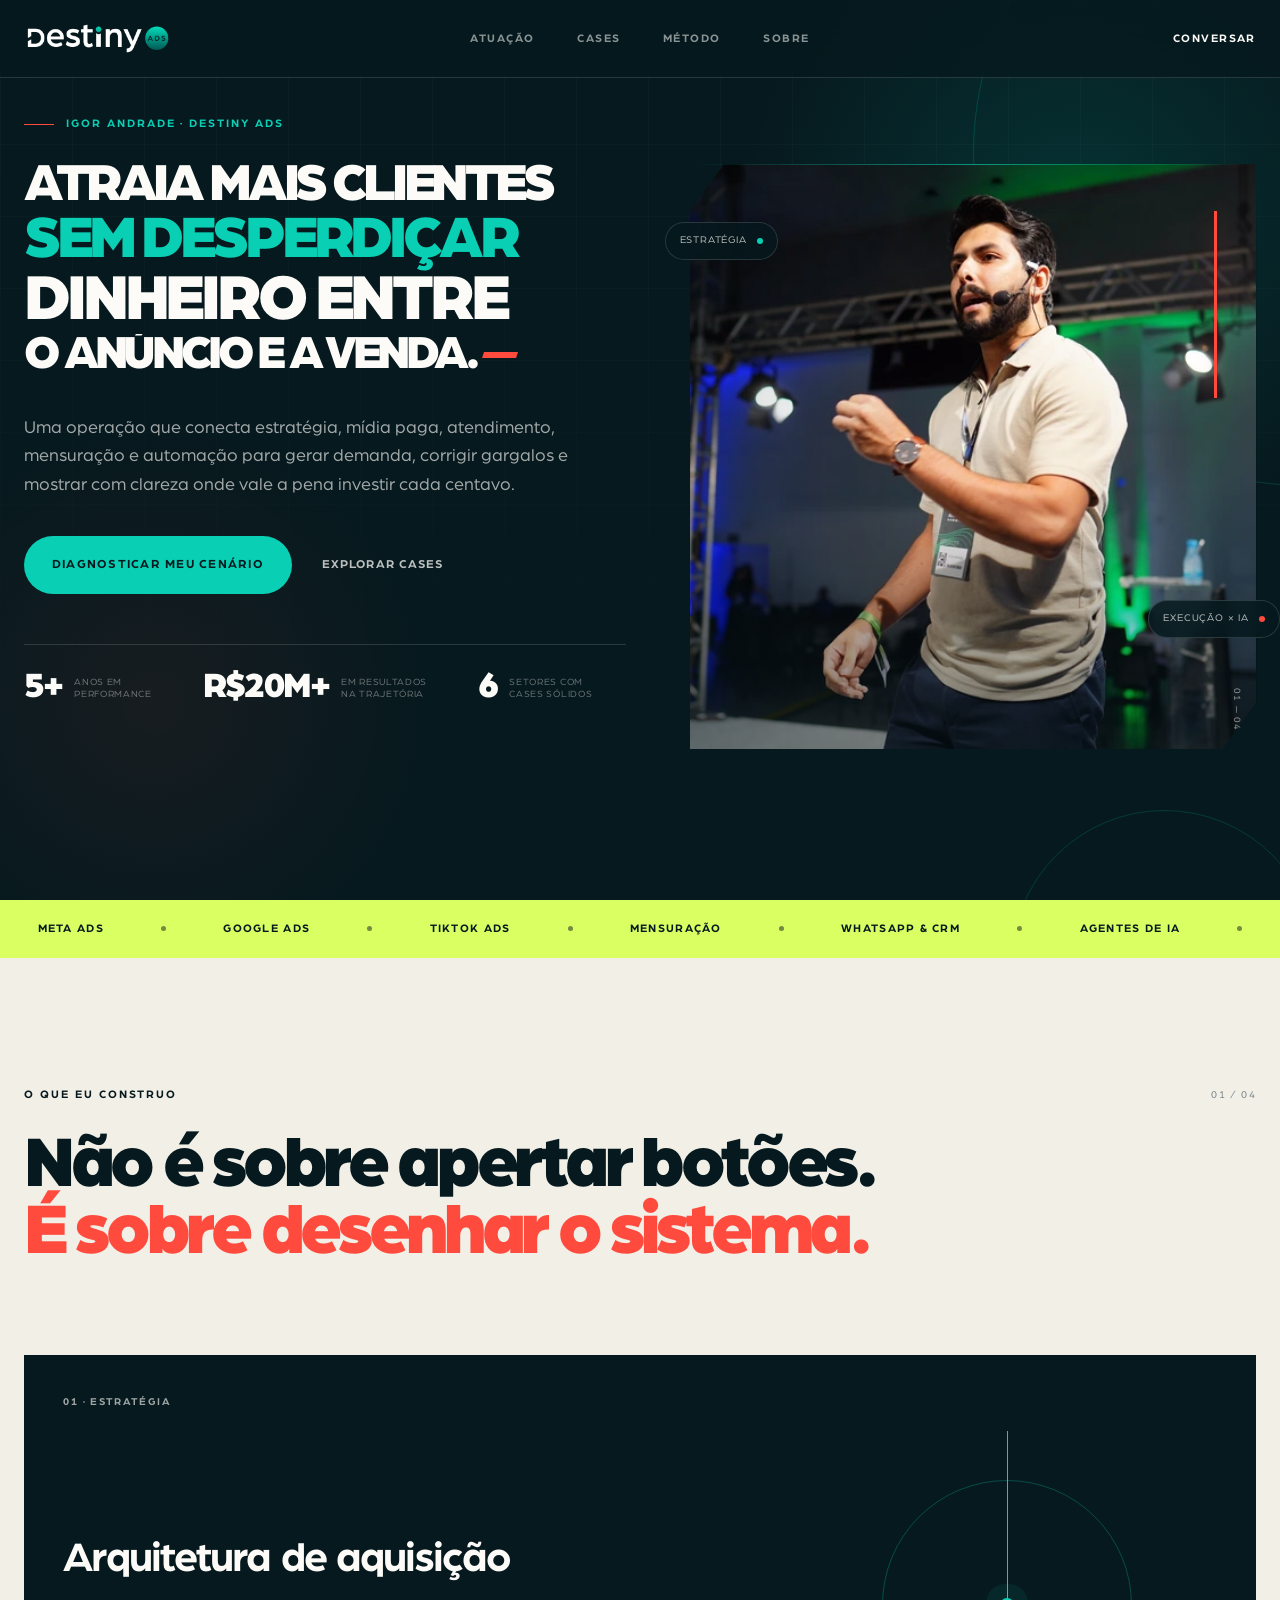
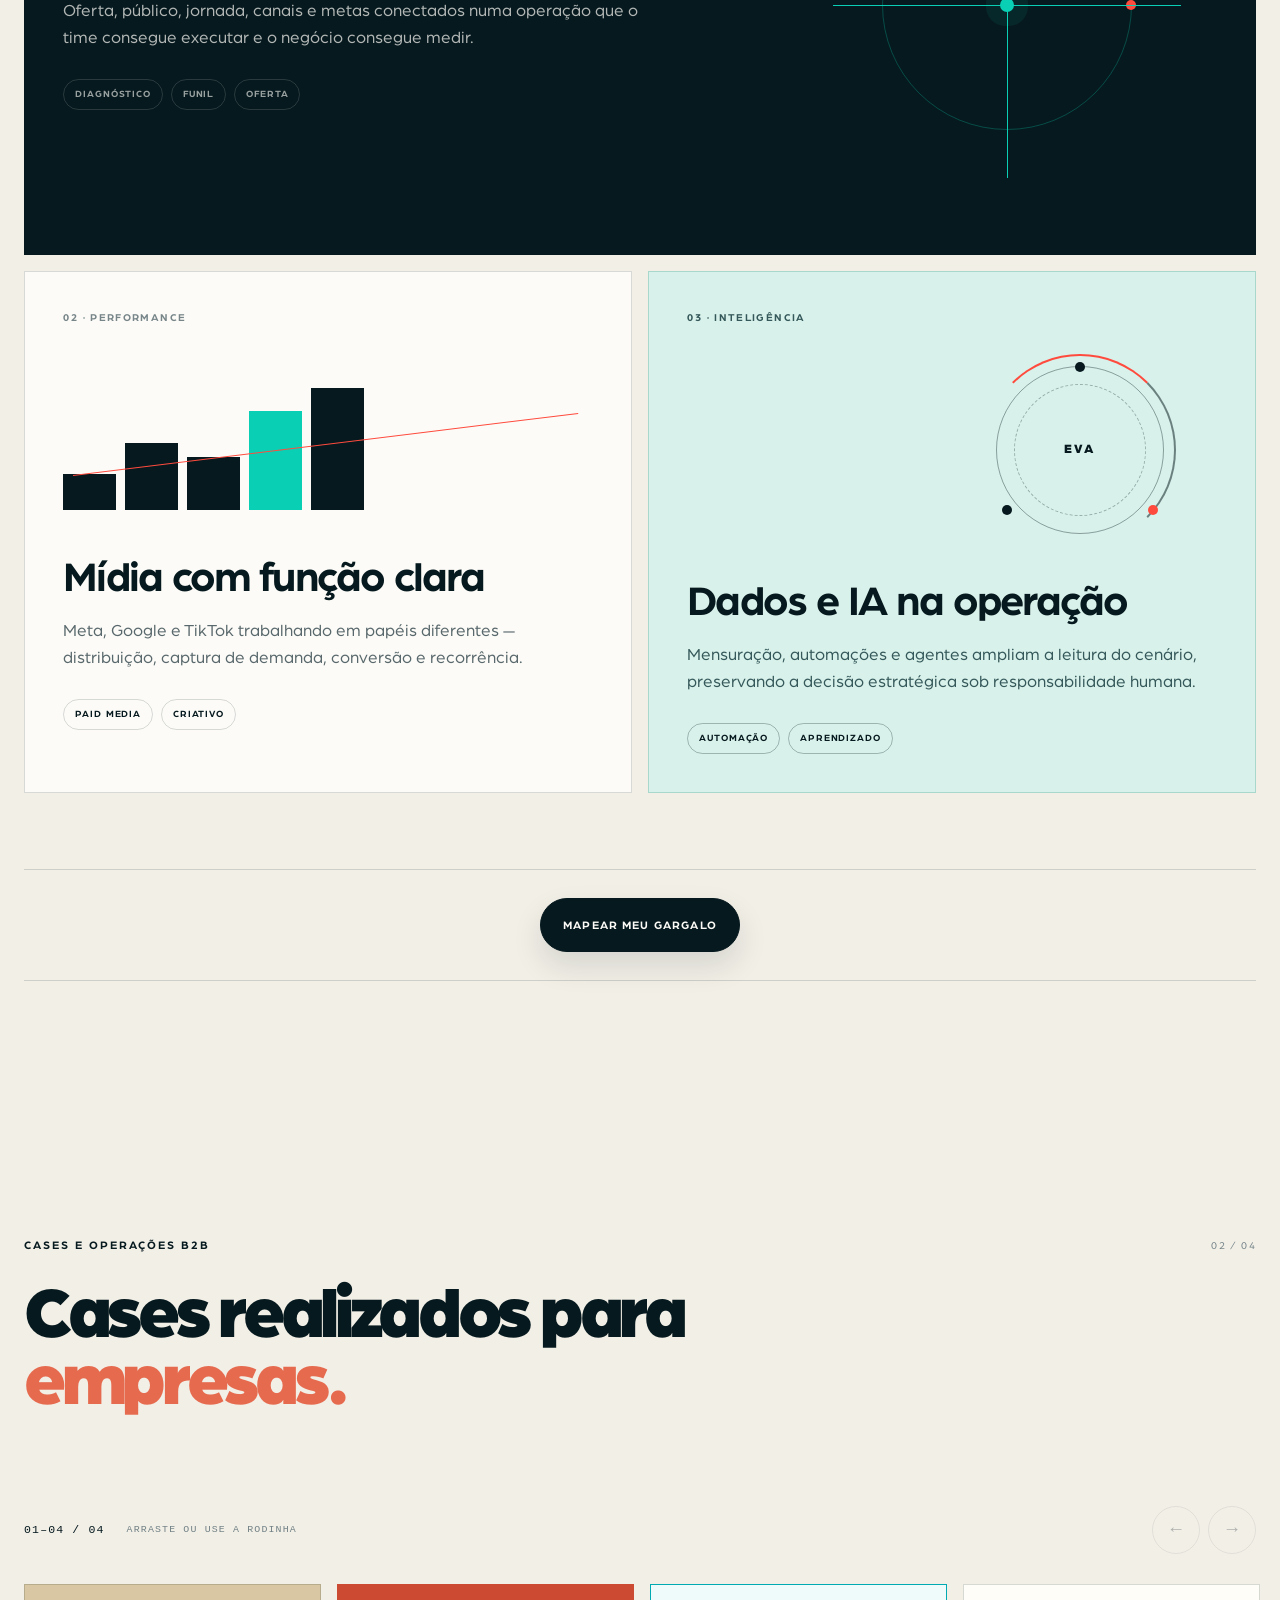
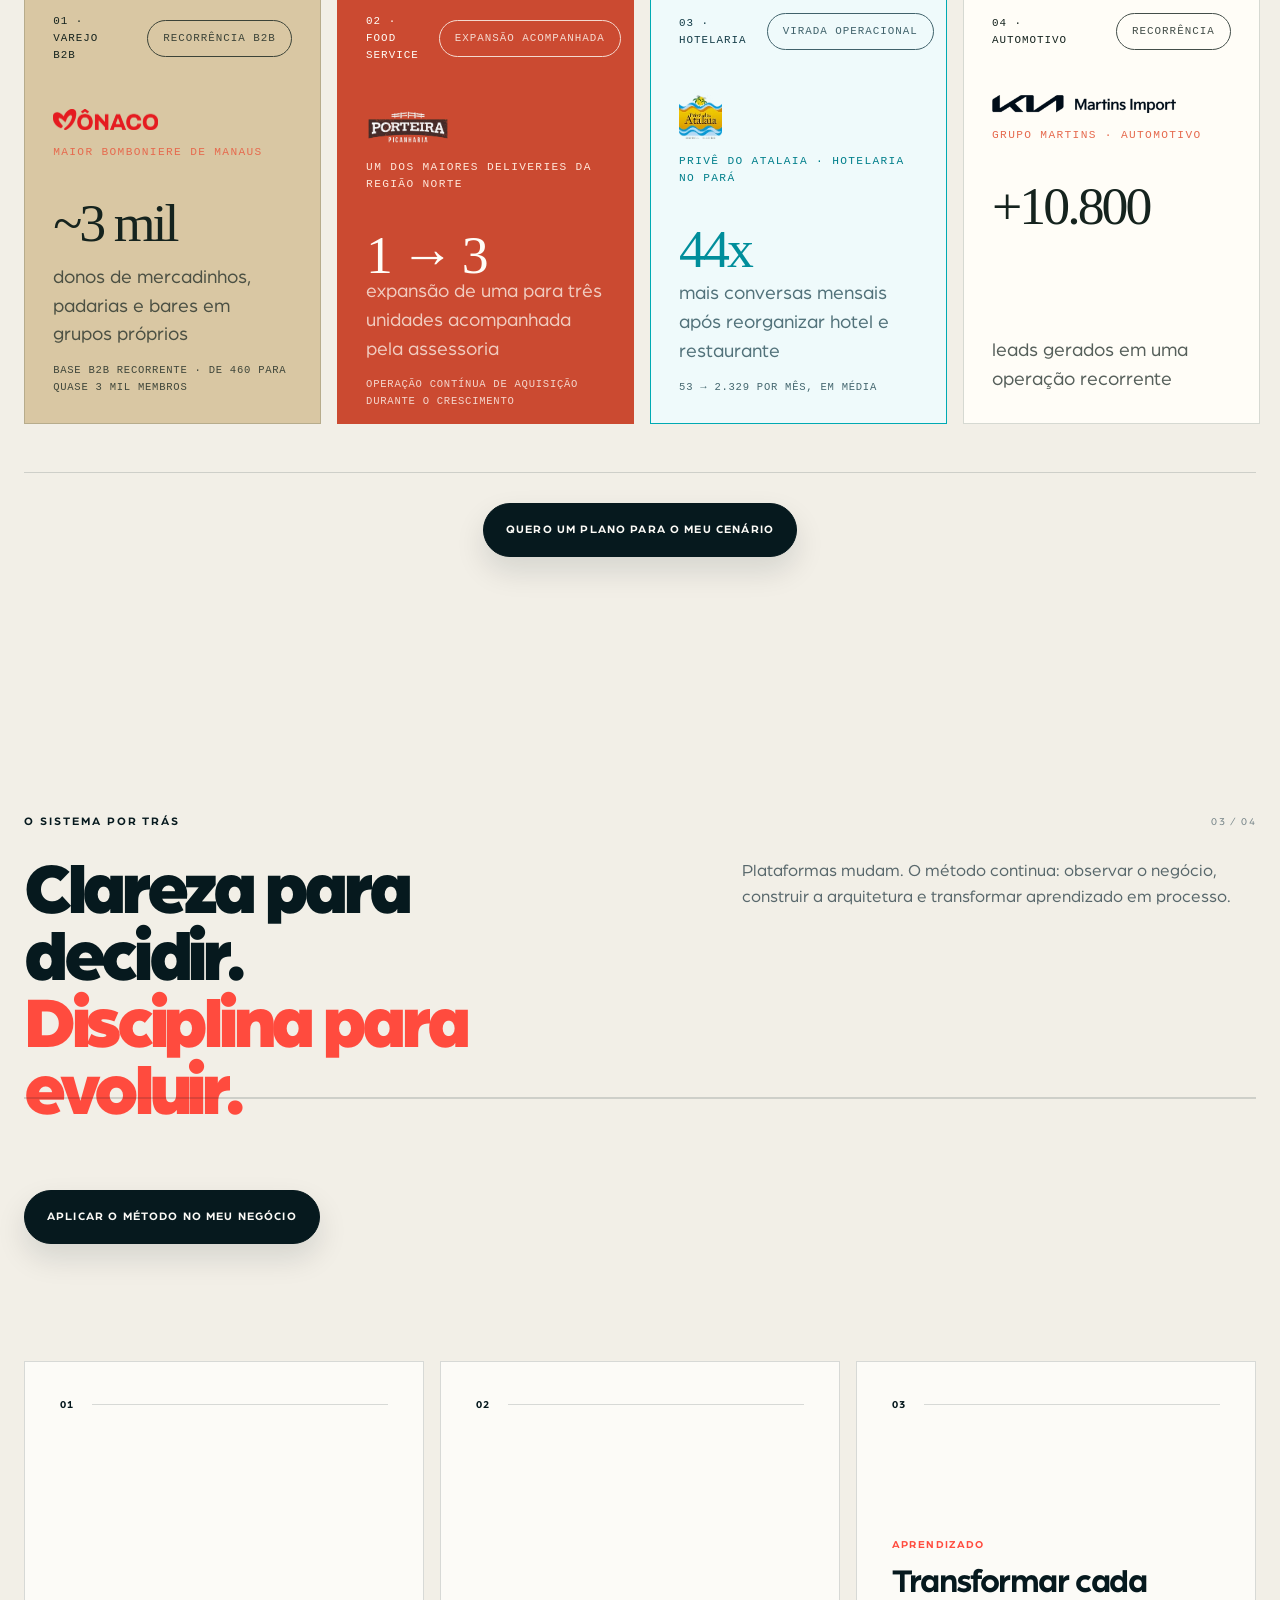
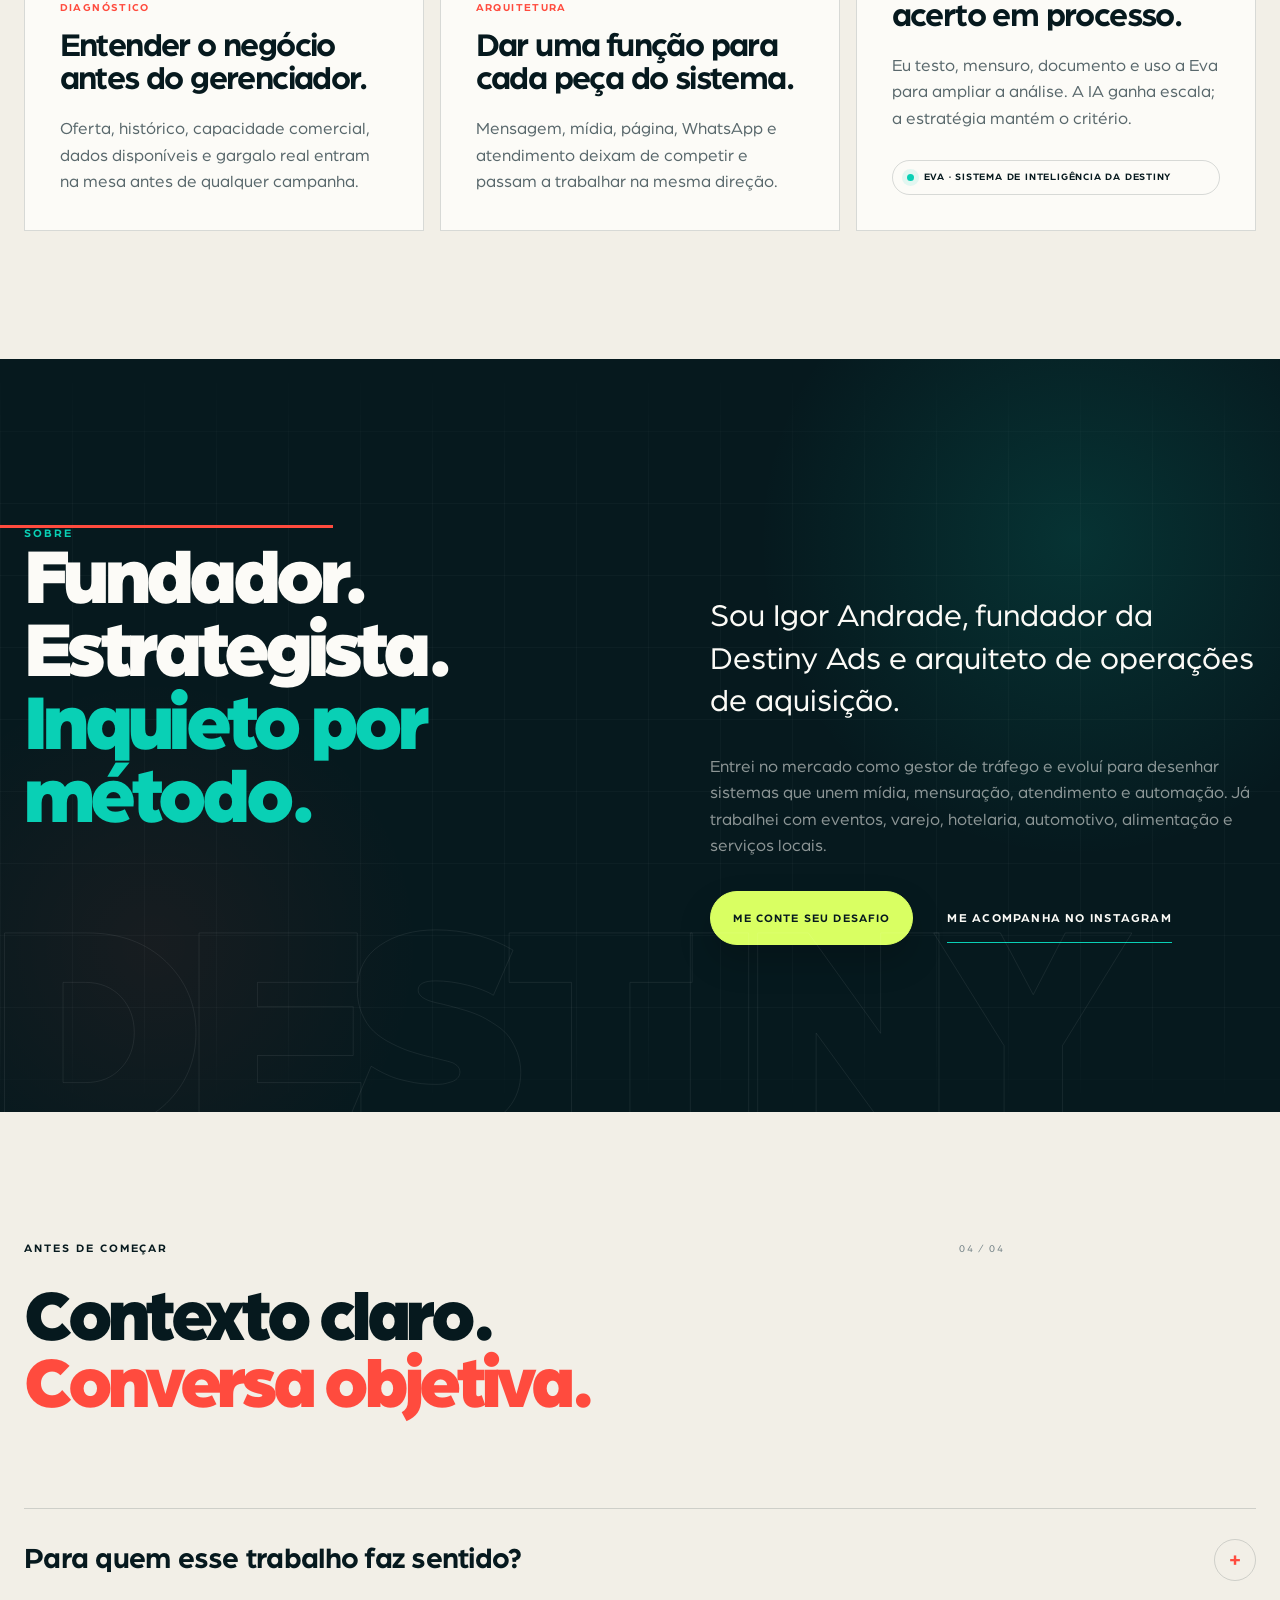
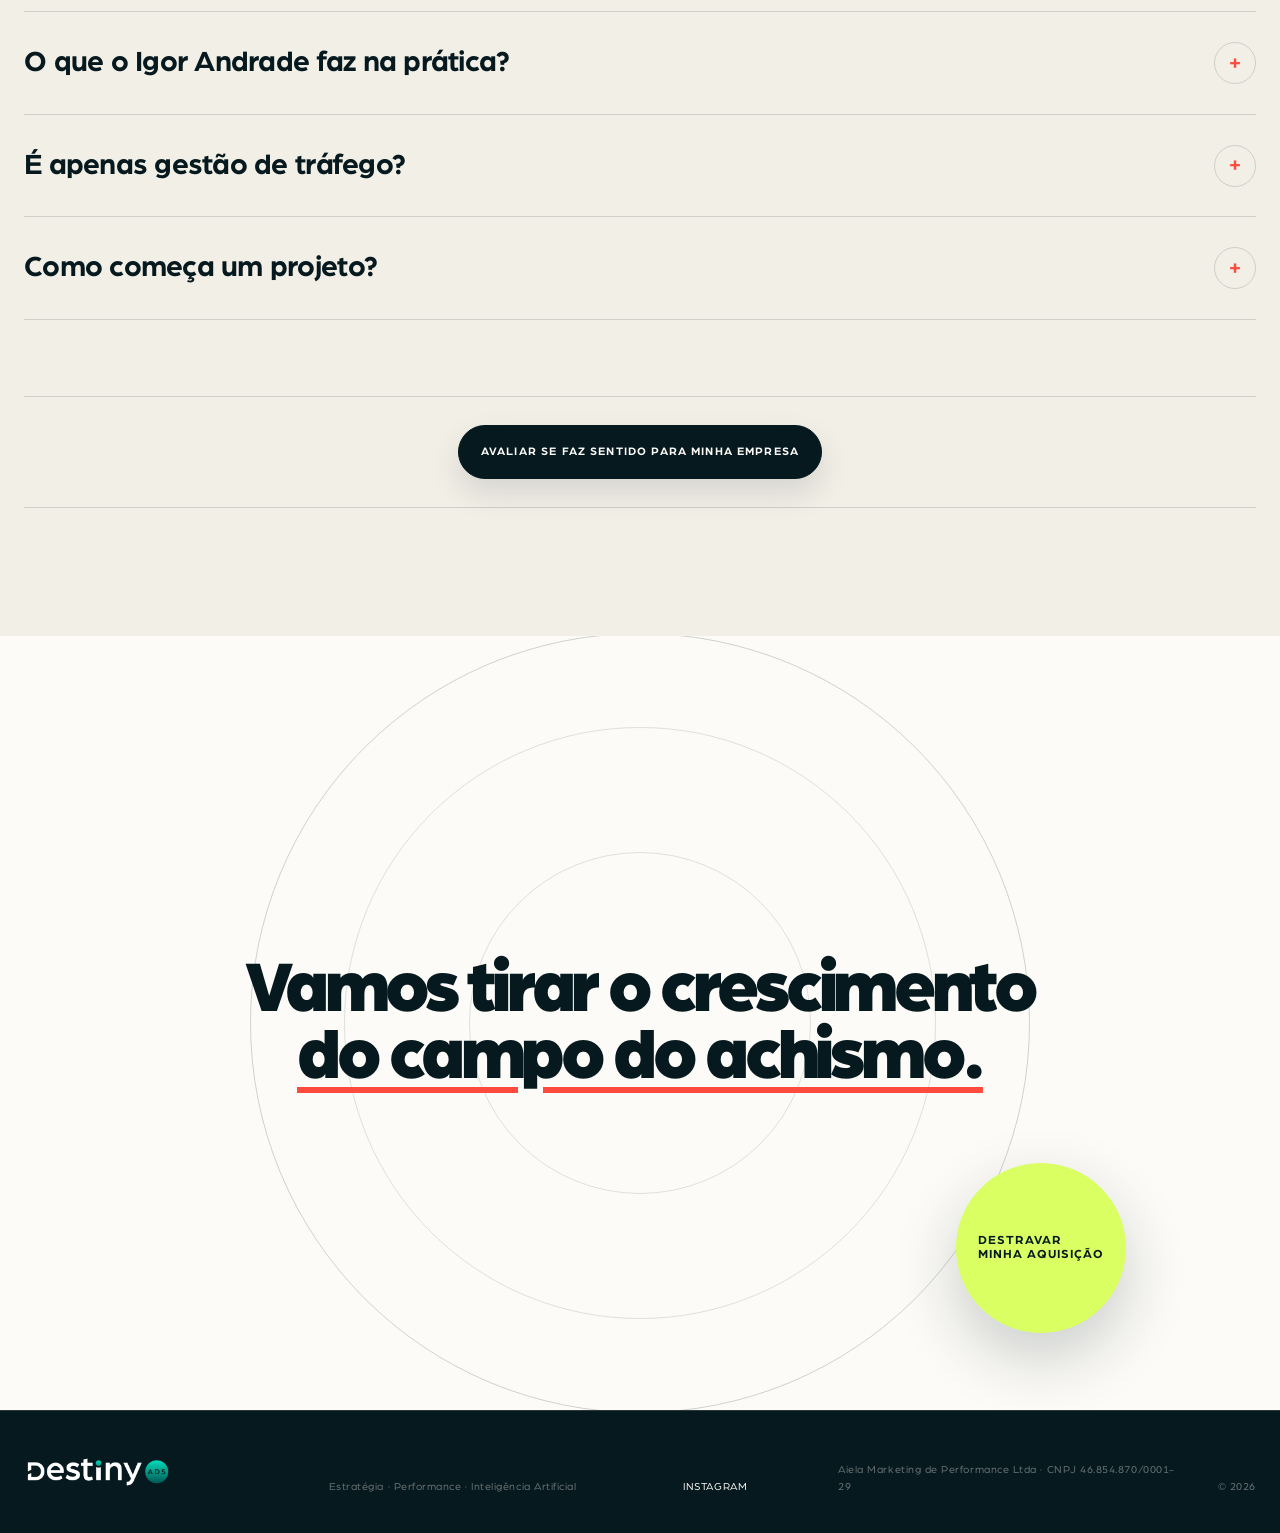
<file: index.html>
<!doctype html>
<html lang="pt-BR">
<head>
  <meta charset="utf-8">
  <meta name="viewport" content="width=device-width, initial-scale=1">
  <!-- Google tag (gtag.js) -->
  <script async src="https://www.googletagmanager.com/gtag/js?id=G-2YSS4HDR8V"></script>
  <script>
    window.dataLayer = window.dataLayer || [];
    function gtag(){dataLayer.push(arguments);}
    gtag('js', new Date());
    gtag('config', 'G-2YSS4HDR8V');
  </script>
  <script>
    (function (w, d, s, u) {
      if (w.oaiq) return;
      var q = function () {
        q.q.push(arguments);
      };
      q.q = [];
      w.oaiq = q;
      var js = d.createElement(s);
      js.async = true;
      js.src = u;
      var f = d.getElementsByTagName(s)[0];
      f.parentNode.insertBefore(js, f);
    })(window, document, "script", "https://bzrcdn.openai.com/sdk/oaiq.min.js");

    oaiq("init", {
      pixelId: "6WitTLGVT6yKdjvd1GfbPf"
    });
    oaiq("measure", "page_viewed", {
      type: "contents",
      contents: [
        {
          id: "destinyads-sales-page",
          name: "Página de vendas — Igor Andrade | Destiny Ads",
          content_type: "page"
        }
      ]
    });
  </script>
  <title>Igor Andrade | Estratégia de Aquisição, Mídia e IA</title>
  <meta name="description" content="Atraia mais clientes sem desperdiçar dinheiro entre o anúncio e a venda. Estratégia, mídia paga, atendimento, mensuração e automação com Igor Andrade e Destiny Ads.">
  <meta name="author" content="Igor Andrade">
  <meta name="theme-color" content="#06191e">
  <link rel="canonical" href="https://destinyads.com.br/">
  <link rel="icon" type="image/png" href="favicon.png?v=20260808">
  <link rel="preload" href="assets/Arboria-Book.woff2" as="font" type="font/woff2" crossorigin>
  <link rel="preload" href="assets/Arboria-Black.woff2" as="font" type="font/woff2" crossorigin>
  <link rel="preload" href="assets/igor-palco-1600.webp" as="image" type="image/webp" imagesrcset="assets/igor-palco-960.webp 960w, assets/igor-palco-1600.webp 1600w" imagesizes="(max-width: 760px) calc(100vw - 48px), (max-width: 1050px) 92vw, min(48vw, 650px)" fetchpriority="high">
  <link rel="stylesheet" href="styles.css?v=20260808-9">
  <meta property="og:type" content="website">
  <meta property="og:locale" content="pt_BR">
  <meta property="og:url" content="https://destinyads.com.br/">
  <meta property="og:title" content="Igor Andrade | Estratégia de Aquisição, Mídia e IA">
  <meta property="og:description" content="Atraia mais clientes sem desperdiçar dinheiro entre o anúncio e a venda.">
  <meta property="og:image" content="https://destinyads.com.br/og-acquisition-v2.png">
  <meta property="og:image:secure_url" content="https://destinyads.com.br/og-acquisition-v2.png">
  <meta property="og:image:type" content="image/png">
  <meta property="og:image:width" content="1200">
  <meta property="og:image:height" content="630">
  <meta property="og:image:alt" content="Igor Andrade e a promessa: atraia mais clientes sem desperdiçar dinheiro entre o anúncio e a venda">
  <meta name="twitter:card" content="summary_large_image">
  <meta name="twitter:title" content="Igor Andrade | Estratégia de Aquisição, Mídia e IA">
  <meta name="twitter:description" content="Atraia mais clientes sem desperdiçar dinheiro entre o anúncio e a venda.">
  <meta name="twitter:image" content="https://destinyads.com.br/og-acquisition-v2.png">
  <meta name="twitter:image:alt" content="Igor Andrade e a promessa: atraia mais clientes sem desperdiçar dinheiro entre o anúncio e a venda">
  <script type="application/ld+json">
  {
    "@context": "https://schema.org",
    "@graph": [
      {
        "@type": "Person",
        "@id": "https://destinyads.com.br/#igor-andrade",
        "name": "Igor Andrade",
        "url": "https://destinyads.com.br/",
        "image": "https://destinyads.com.br/assets/igor-palco.jpg",
        "jobTitle": "Estrategista de aquisição e fundador da Destiny Ads",
        "sameAs": ["https://instagram.com/andrade.igor_"],
        "knowsAbout": ["Estratégia de aquisição", "Mídia paga", "Mensuração de marketing", "Automação", "Inteligência artificial aplicada ao marketing"],
        "worksFor": {"@id": "https://destinyads.com.br/#destiny-ads"}
      },
      {
        "@type": "Organization",
        "@id": "https://destinyads.com.br/#destiny-ads",
        "name": "Destiny Ads",
        "legalName": "Aiela Marketing de Performance Ltda",
        "url": "https://destinyads.com.br/",
        "logo": "https://destinyads.com.br/logo.png",
        "description": "Agência de estratégia de aquisição, mídia paga, mensuração, automação e inteligência artificial.",
        "telephone": "+55 97 99153-5357",
        "taxID": "46.854.870/0001-29",
        "founder": {"@id": "https://destinyads.com.br/#igor-andrade"},
        "sameAs": ["https://instagram.com/andrade.igor_"],
        "areaServed": "BR"
      },
      {
        "@type": "WebSite",
        "@id": "https://destinyads.com.br/#website",
        "url": "https://destinyads.com.br/",
        "name": "Igor Andrade — Destiny Ads",
        "inLanguage": "pt-BR",
        "publisher": {"@id": "https://destinyads.com.br/#destiny-ads"}
      }
    ]
  }
  </script>
  <script>document.documentElement.classList.add('js');</script>
</head>
<body>
  <a class="skip-link" href="#conteudo">Ir para o conteúdo</a>
  <div class="cursor-light" aria-hidden="true"></div>

  <header class="topbar">
    <div class="page-progress" aria-hidden="true"><span id="page-progress"></span></div>
    <a class="brand" href="#inicio" aria-label="Destiny Ads — início">
      <img src="logo.png" alt="Destiny Ads" width="1920" height="600">
    </a>
    <nav aria-label="Navegação principal">
      <a href="#atuacao">Atuação</a>
      <a href="#cases">Cases</a>
      <a href="#metodo">Método</a>
      <a href="#sobre">Sobre</a>
    </nav>
    <a class="nav-cta magnetic" href="https://wa.me/5597991535357?text=Ol%C3%A1%2C%20Igor%21%20Vim%20pelo%20seu%20site%20e%20quero%20melhorar%20a%20aquisi%C3%A7%C3%A3o%20de%20clientes%20do%20meu%20neg%C3%B3cio.%20Podemos%20marcar%20uma%20reuni%C3%A3o%3F" target="_blank" rel="noopener">
      <span>Conversar</span>
    </a>
  </header>

  <main id="conteudo">
    <section class="hero" id="inicio" aria-labelledby="hero-title">
      <div class="hero-grid" aria-hidden="true"></div>
      <div class="hero-orbit orbit-one" aria-hidden="true"></div>
      <div class="hero-orbit orbit-two" aria-hidden="true"></div>

      <div class="hero-copy">
        <p class="eyebrow hero-eyebrow"><span></span> Igor Andrade · Destiny Ads</p>
        <h1 id="hero-title" class="hero-promise-title" aria-label="Atraia mais clientes sem desperdiçar dinheiro entre o anúncio e a venda.">
          <span class="hero-line hero-promise-line-one"><i>Atraia mais clientes</i></span>
          <span class="hero-line hero-line-accent hero-promise-line-two"><i>sem desperdiçar</i></span>
          <span class="hero-line hero-promise-line-three"><i>dinheiro entre</i></span>
          <span class="hero-line hero-line-decision hero-promise-line-four"><i>o anúncio e a venda.</i><b aria-hidden="true"></b></span>
        </h1>
        <figure class="mobile-stage" aria-label="Igor Andrade palestrando em um evento de negócios">
          <picture>
            <source type="image/webp" srcset="assets/igor-palco-960.webp 960w, assets/igor-palco-1600.webp 1600w" sizes="(max-width: 760px) calc(100vw - 48px), 1px">
            <img src="assets/igor-palco.jpg" alt="Igor Andrade palestrando em um evento de negócios" width="2600" height="1463" decoding="async" fetchpriority="high">
          </picture>
          <span class="mobile-stage-scan" aria-hidden="true"></span>
          <span class="mobile-stage-signal" aria-hidden="true"></span>
          <span class="mobile-stage-note mobile-stage-note-a" aria-hidden="true"><span>Estratégia</span><i></i></span>
          <span class="mobile-stage-note mobile-stage-note-b" aria-hidden="true"><span>Execução × IA</span><i></i></span>
        </figure>
        <p class="hero-text">Uma operação que conecta estratégia, mídia paga, atendimento, mensuração e automação para gerar demanda, corrigir gargalos e mostrar com clareza onde vale a pena investir cada centavo.</p>
        <div class="hero-actions">
          <a class="button button-primary magnetic" href="https://wa.me/5597991535357?text=Ol%C3%A1%2C%20Igor%21%20Vim%20pelo%20seu%20site%20e%20quero%20melhorar%20a%20aquisi%C3%A7%C3%A3o%20de%20clientes%20do%20meu%20neg%C3%B3cio.%20Podemos%20marcar%20uma%20reuni%C3%A3o%3F" target="_blank" rel="noopener"><span>Diagnosticar meu cenário</span></a>
          <a class="text-link" href="#cases"><span>Explorar cases</span></a>
        </div>
        <div class="hero-proof" aria-label="Resumo profissional">
          <div><strong><span data-count="5">5</span>+</strong><small>anos em<br>performance</small></div>
          <div><strong>R$<span data-count="20">20</span>M+</strong><small>em resultados<br>na trajetória</small></div>
          <div><strong><span data-count="6">6</span></strong><small>setores com<br>cases sólidos</small></div>
        </div>
      </div>

      <div class="hero-visual" aria-label="Igor Andrade palestrando">
        <figure class="stage-card" data-tilt>
          <div class="stage-photo">
            <picture>
              <source type="image/webp" srcset="assets/igor-palco-960.webp 960w, assets/igor-palco-1600.webp 1600w" sizes="(max-width: 1050px) 92vw, min(48vw, 650px)">
              <img src="assets/igor-palco.jpg" alt="Igor Andrade palestrando em um evento de negócios" width="2600" height="1463" decoding="async" fetchpriority="high">
            </picture>
          </div>
          <div class="red-line red-line-side" aria-hidden="true"></div>
          <div class="frame-index" aria-hidden="true">01 — 04</div>
          <div class="scan-line" aria-hidden="true"></div>
        </figure>
        <div class="floating-note note-a" aria-hidden="true"><span>Estratégia</span><i></i></div>
        <div class="floating-note note-b" aria-hidden="true"><span>Execução × IA</span><i></i></div>
      </div>
    </section>

    <section class="signal-strip" aria-label="Especialidades">
      <div class="signal-track">
        <div class="signal-group">
          <span>Meta Ads</span><i></i><span>Google Ads</span><i></i><span>TikTok Ads</span><i></i><span>Mensuração</span><i></i><span>WhatsApp & CRM</span><i></i><span>Agentes de IA</span><i></i>
        </div>
        <div class="signal-group" aria-hidden="true">
          <span>Meta Ads</span><i></i><span>Google Ads</span><i></i><span>TikTok Ads</span><i></i><span>Mensuração</span><i></i><span>WhatsApp & CRM</span><i></i><span>Agentes de IA</span><i></i>
        </div>
      </div>
    </section>

    <section class="section expertise" id="atuacao" aria-labelledby="expertise-title">
      <header class="section-heading" data-reveal>
        <div><p class="eyebrow">O que eu construo</p><span class="section-index">01 / 04</span></div>
        <h2 id="expertise-title">Não é sobre apertar botões.<br><em>É sobre desenhar o sistema.</em></h2>
      </header>

      <div class="expertise-grid">
        <article class="expertise-card expertise-main spotlight-card" data-reveal data-tilt>
          <span class="card-kicker">01 · Estratégia</span>
          <div class="card-symbol symbol-cross" aria-hidden="true"><i></i><b></b></div>
          <h3>Arquitetura de aquisição</h3>
          <p>Oferta, público, jornada, canais e metas conectados numa operação que o time consegue executar e o negócio consegue medir.</p>
          <div class="card-tags"><span>Diagnóstico</span><span>Funil</span><span>Oferta</span></div>
        </article>
        <article class="expertise-card spotlight-card" data-reveal data-tilt>
          <span class="card-kicker">02 · Performance</span>
          <div class="live-graph" aria-hidden="true"><i></i><i></i><i></i><i></i><i></i><b></b></div>
          <h3>Mídia com função clara</h3>
          <p>Meta, Google e TikTok trabalhando em papéis diferentes — distribuição, captura de demanda, conversão e recorrência.</p>
          <div class="card-tags"><span>Paid media</span><span>Criativo</span></div>
        </article>
        <article class="expertise-card expertise-ai spotlight-card" data-reveal data-tilt>
          <span class="card-kicker">03 · Inteligência</span>
          <div class="ai-core" aria-hidden="true"><span>EVA</span><i></i><i></i><i></i></div>
          <h3>Dados e IA na operação</h3>
          <p>Mensuração, automações e agentes ampliam a leitura do cenário, preservando a decisão estratégica sob responsabilidade humana.</p>
          <div class="card-tags"><span>Automação</span><span>Aprendizado</span></div>
        </article>
      </div>
      <div class="section-cta" data-reveal>
        <a class="section-cta-link magnetic" href="https://wa.me/5597991535357?text=Ol%C3%A1%2C%20Igor%21%20Vim%20pelo%20seu%20site%20e%20quero%20melhorar%20a%20aquisi%C3%A7%C3%A3o%20de%20clientes%20do%20meu%20neg%C3%B3cio.%20Podemos%20marcar%20uma%20reuni%C3%A3o%3F" target="_blank" rel="noopener"><span>Mapear meu gargalo</span></a>
      </div>
    </section>

    <section class="cases-section" id="cases" aria-labelledby="cases-title">
      <div class="section cases-inner">
        <header class="section-heading cases-heading" data-reveal>
          <div><p class="eyebrow">Cases e operações B2B</p><span class="section-index">02 / 04</span></div>
          <h2 id="cases-title">Cases realizados para<br><em>empresas.</em></h2>
        </header>

        <div class="case-carousel" data-case-carousel>
          <div class="case-carousel-toolbar">
            <p><span data-case-index aria-live="polite">01–04</span> / 04 <small>Arraste ou use a rodinha</small></p>
            <div class="case-carousel-controls">
              <button type="button" data-case-prev aria-label="Case anterior">&#8592;</button>
              <button type="button" data-case-next aria-label="Próximo case">&#8594;</button>
            </div>
          </div>

          <div class="portfolio-case-grid" id="case-carousel-track" aria-label="Cases principais" tabindex="0">
          <article class="portfolio-case portfolio-case-monaco">
            <div class="portfolio-case-top"><span>01 · Varejo B2B</span><span class="portfolio-case-pill">Recorrência B2B</span></div>
            <img class="portfolio-case-logo portfolio-logo-monaco" src="assets/cases/grupo-monaco.png" alt="Grupo Mônaco" loading="lazy">
            <p class="portfolio-case-name">Maior bomboniere de Manaus</p>
            <strong>~3 mil</strong>
            <p class="portfolio-case-result">donos de mercadinhos, padarias e bares em grupos próprios</p>
            <p class="portfolio-case-detail">Base B2B recorrente · de 460 para quase 3 mil membros</p>
          </article>

          <article class="portfolio-case portfolio-case-porteira">
            <div class="portfolio-case-top"><span>02 · Food service</span><span class="portfolio-case-pill">Expansão acompanhada</span></div>
            <img class="portfolio-case-logo portfolio-logo-porteira" src="assets/cases/grupo-porteira-oficial.png" alt="Porteira Picanharia" loading="lazy">
            <p class="portfolio-case-name">Um dos maiores deliveries da Região Norte</p>
            <strong>1 → 3</strong>
            <p class="portfolio-case-result">expansão de uma para três unidades acompanhada pela assessoria</p>
            <p class="portfolio-case-detail">Operação contínua de aquisição durante o crescimento</p>
          </article>

          <article class="portfolio-case portfolio-case-prive">
            <div class="portfolio-case-top"><span>03 · Hotelaria</span><span class="portfolio-case-pill">Virada operacional</span></div>
            <img class="portfolio-case-logo portfolio-logo-prive" src="assets/cases/prive-atalaia.png" alt="Privê do Atalaia" loading="lazy">
            <p class="portfolio-case-name">Privê do Atalaia · Hotelaria no Pará</p>
            <strong>44x</strong>
            <p class="portfolio-case-result">mais conversas mensais após reorganizar hotel e restaurante</p>
            <p class="portfolio-case-detail">53 → 2.329 por mês, em média</p>
          </article>

          <article class="portfolio-case portfolio-case-martins">
            <div class="portfolio-case-top"><span>04 · Automotivo</span><span class="portfolio-case-pill">Recorrência</span></div>
            <img class="portfolio-case-logo portfolio-logo-martins" src="assets/cases/grupo-martins.png" alt="Grupo Martins" loading="lazy">
            <p class="portfolio-case-name">Grupo Martins · Automotivo</p>
            <strong>+10.800</strong>
            <p class="portfolio-case-result">leads gerados em uma operação recorrente</p>
          </article>
          </div>

        </div>

        <div class="case-section-actions" data-reveal>
          <a class="section-cta-link magnetic" href="https://wa.me/5597991535357?text=Ol%C3%A1%2C%20Igor%21%20Vim%20pelo%20seu%20site%20e%20quero%20melhorar%20a%20aquisi%C3%A7%C3%A3o%20de%20clientes%20do%20meu%20neg%C3%B3cio.%20Podemos%20marcar%20uma%20reuni%C3%A3o%3F" target="_blank" rel="noopener"><span>Quero um plano para o meu cenário</span></a>
        </div>
      </div>
    </section>

    <section class="section method" id="metodo" aria-labelledby="method-title">
      <header class="method-heading" data-reveal>
        <div><p class="eyebrow">O sistema por trás</p><span class="section-index">03 / 04</span></div>
        <h2 id="method-title">Clareza para decidir.<br><em>Disciplina para evoluir.</em></h2>
        <p>Plataformas mudam. O método continua: observar o negócio, construir a arquitetura e transformar aprendizado em processo.</p>
        <div class="method-meter" aria-hidden="true"><span id="method-meter"></span></div>
        <div class="method-cta">
          <a class="section-cta-link magnetic" href="https://wa.me/5597991535357?text=Ol%C3%A1%2C%20Igor%21%20Vim%20pelo%20seu%20site%20e%20quero%20melhorar%20a%20aquisi%C3%A7%C3%A3o%20de%20clientes%20do%20meu%20neg%C3%B3cio.%20Podemos%20marcar%20uma%20reuni%C3%A3o%3F" target="_blank" rel="noopener"><span>Aplicar o método no meu negócio</span></a>
        </div>
      </header>

      <div class="method-steps">
        <article data-reveal>
          <div class="step-index"><span>01</span><i></i></div>
          <p class="step-kicker">Diagnóstico</p>
          <h3>Entender o negócio antes do gerenciador.</h3>
          <p>Oferta, histórico, capacidade comercial, dados disponíveis e gargalo real entram na mesa antes de qualquer campanha.</p>
        </article>
        <article data-reveal>
          <div class="step-index"><span>02</span><i></i></div>
          <p class="step-kicker">Arquitetura</p>
          <h3>Dar uma função para cada peça do sistema.</h3>
          <p>Mensagem, mídia, página, WhatsApp e atendimento deixam de competir e passam a trabalhar na mesma direção.</p>
        </article>
        <article data-reveal>
          <div class="step-index"><span>03</span><i></i></div>
          <p class="step-kicker">Aprendizado</p>
          <h3>Transformar cada acerto em processo.</h3>
          <p>Eu testo, mensuro, documento e uso a Eva para ampliar a análise. A IA ganha escala; a estratégia mantém o critério.</p>
          <span class="eva-pill"><i></i> EVA · Sistema de inteligência da Destiny</span>
        </article>
      </div>
    </section>

    <section class="about" id="sobre" aria-labelledby="about-title">
      <div class="about-redline" aria-hidden="true"></div>
      <div class="about-statement" data-reveal>
        <p class="eyebrow">Sobre</p>
        <h2 id="about-title">Fundador.<br>Estrategista.<br><em>Inquieto por método.</em></h2>
      </div>
      <div class="about-copy" data-reveal>
        <p class="about-lead">Sou Igor Andrade, fundador da Destiny Ads e arquiteto de operações de aquisição.</p>
        <p>Entrei no mercado como gestor de tráfego e evoluí para desenhar sistemas que unem mídia, mensuração, atendimento e automação. Já trabalhei com eventos, varejo, hotelaria, automotivo, alimentação e serviços locais.</p>
        <div class="about-actions">
          <a class="section-cta-link section-cta-link-light magnetic" href="https://wa.me/5597991535357?text=Ol%C3%A1%2C%20Igor%21%20Vim%20pelo%20seu%20site%20e%20quero%20melhorar%20a%20aquisi%C3%A7%C3%A3o%20de%20clientes%20do%20meu%20neg%C3%B3cio.%20Podemos%20marcar%20uma%20reuni%C3%A3o%3F" target="_blank" rel="noopener"><span>Me conte seu desafio</span></a>
          <a class="instagram-link magnetic" href="https://instagram.com/andrade.igor_" target="_blank" rel="noopener"><span>Me acompanha no Instagram</span></a>
        </div>
      </div>
      <div class="about-word" aria-hidden="true">DESTINY</div>
    </section>

    <section class="section faq" id="perguntas" aria-labelledby="faq-title">
      <header class="section-heading faq-heading" data-reveal>
        <div><p class="eyebrow">Antes de começar</p><span class="section-index">04 / 04</span></div>
        <h2 id="faq-title">Contexto claro.<br><em>Conversa objetiva.</em></h2>
      </header>
      <div class="faq-list">
        <details data-reveal>
          <summary><span>Para quem esse trabalho faz sentido?</span><i aria-hidden="true">+</i></summary>
          <p>Para empresas com oferta validada, operação comercial ativa e disposição para medir o caminho entre mídia, atendimento e receita. O setor muda; a necessidade de clareza não.</p>
        </details>
        <details data-reveal>
          <summary><span>O que o Igor Andrade faz na prática?</span><i aria-hidden="true">+</i></summary>
          <p>Diagnostica gargalos, desenha a arquitetura de aquisição e conecta estratégia, mídia paga, mensuração, WhatsApp, automação e IA numa operação que possa ser acompanhada.</p>
        </details>
        <details data-reveal>
          <summary><span>É apenas gestão de tráfego?</span><i aria-hidden="true">+</i></summary>
          <p>Não. Campanhas são uma parte do sistema. Oferta, mensagem, página, dados e capacidade comercial também entram na decisão — porque anúncio nenhum corrige sozinho um processo quebrado.</p>
        </details>
        <details data-reveal>
          <summary><span>Como começa um projeto?</span><i aria-hidden="true">+</i></summary>
          <p>Com uma conversa sobre cenário, objetivo, histórico e gargalo percebido. Se houver aderência, o próximo passo é um diagnóstico mais profundo e uma proposta de trabalho compatível com o contexto.</p>
        </details>
      </div>
      <div class="section-cta" data-reveal>
        <a class="section-cta-link magnetic" href="https://wa.me/5597991535357?text=Ol%C3%A1%2C%20Igor%21%20Vim%20pelo%20seu%20site%20e%20quero%20melhorar%20a%20aquisi%C3%A7%C3%A3o%20de%20clientes%20do%20meu%20neg%C3%B3cio.%20Podemos%20marcar%20uma%20reuni%C3%A3o%3F" target="_blank" rel="noopener"><span>Avaliar se faz sentido para minha empresa</span></a>
      </div>
    </section>

    <section class="cta-section" aria-labelledby="cta-title">
      <div class="cta-orbit" aria-hidden="true"></div>
      <h2 id="cta-title" data-reveal>Vamos tirar o crescimento<br><em>do campo do achismo.</em></h2>
      <a class="cta-circle magnetic" href="https://wa.me/5597991535357?text=Ol%C3%A1%2C%20Igor%21%20Vim%20pelo%20seu%20site%20e%20quero%20melhorar%20a%20aquisi%C3%A7%C3%A3o%20de%20clientes%20do%20meu%20neg%C3%B3cio.%20Podemos%20marcar%20uma%20reuni%C3%A3o%3F" target="_blank" rel="noopener" aria-label="Conversar com Igor no WhatsApp"><span>Destravar<br>minha aquisição</span></a>
    </section>
  </main>

  <footer class="footer">
    <a class="footer-brand" href="#inicio"><img src="logo.png" alt="Destiny Ads" width="1920" height="600"></a>
    <p>Estratégia · Performance · Inteligência Artificial</p>
    <a href="https://instagram.com/andrade.igor_" target="_blank" rel="noopener">Instagram</a>
    <p>Aiela Marketing de Performance Ltda · CNPJ 46.854.870/0001-29</p>
    <p>© <span id="year">2026</span></p>
  </footer>

  <script src="script.js?v=20260808-6" defer></script>
</body>
</html>
</file>
<file: styles.css>
@font-face{font-family:"Arboria";src:url("assets/Arboria-Book.woff2") format("woff2"),url("assets/Arboria-Book.otf") format("opentype");font-weight:400;font-display:swap}
@font-face{font-family:"Arboria";src:url("assets/Arboria-Medium.woff2") format("woff2"),url("assets/Arboria-Medium.otf") format("opentype");font-weight:500;font-display:swap}
@font-face{font-family:"Arboria";src:url("assets/Arboria-Bold.woff2") format("woff2"),url("assets/Arboria-Bold.otf") format("opentype");font-weight:700;font-display:swap}
@font-face{font-family:"Arboria";src:url("assets/Arboria-Black.woff2") format("woff2"),url("assets/Arboria-Black.otf") format("opentype");font-weight:900;font-display:swap}

:root{
  --ink:#06191e;--ink-2:#0b242a;--ink-3:#12333a;--mint:#09d0b5;--mint-soft:#70e4d1;
  --red:#ff4b3e;--acid:#d9ff62;--violet:#9c8cff;--blue:#6aa8ff;--paper:#f2efe7;--paper-2:#e5e0d5;--white:#fcfbf7;--sand:#d9bd8f;
  --muted:#778589;--line:rgba(6,25,30,.15);--line-dark:rgba(252,251,247,.14);--max:1320px;
}
*{box-sizing:border-box}
html{scroll-behavior:smooth;scroll-padding-top:84px}
body{margin:0;background:var(--paper);color:var(--ink);font-family:"Arboria",Arial,sans-serif;font-size:17px;line-height:1.55;-webkit-font-smoothing:antialiased;overflow-x:hidden}
body::selection{background:var(--red);color:var(--white)}
a{color:inherit}img{display:block;max-width:100%}button{font:inherit}
.skip-link{position:fixed;top:12px;left:12px;z-index:1000;transform:translateY(-160%);background:var(--white);padding:10px 14px}.skip-link:focus{transform:translateY(0)}
.cursor-light{position:fixed;z-index:10;width:440px;height:440px;border-radius:50%;left:0;top:0;pointer-events:none;background:radial-gradient(circle,rgba(9,208,181,.105),transparent 66%);transform:translate3d(calc(var(--cursor-x,50vw) - 50%),calc(var(--cursor-y,50vh) - 50%),0);mix-blend-mode:screen;opacity:0;transition:opacity .3s}
body:hover .cursor-light{opacity:1}
.topbar{position:fixed;top:0;left:0;right:0;z-index:100;display:grid;grid-template-columns:190px 1fr 190px;align-items:center;height:78px;padding:0 max(24px,calc((100vw - var(--max))/2));background:rgba(6,25,30,.78);color:var(--white);border-bottom:1px solid var(--line-dark);backdrop-filter:blur(18px)}
.page-progress{position:absolute;left:0;right:0;bottom:-1px;height:2px}.page-progress span{display:block;width:100%;height:100%;background:linear-gradient(90deg,var(--red),var(--mint));transform:scaleX(0);transform-origin:left}
.brand,.footer-brand{width:148px}.brand img,.footer-brand img{width:100%;height:auto}
nav{display:flex;justify-content:center;gap:clamp(22px,3.3vw,48px)}nav a,.nav-cta{font-size:.72rem;font-weight:700;letter-spacing:.13em;text-decoration:none;text-transform:uppercase}
nav a{position:relative;color:rgba(252,251,247,.55);transition:color .25s}nav a::after{content:"";position:absolute;left:0;right:100%;bottom:-8px;height:1px;background:var(--mint);transition:right .3s}nav a:hover{color:var(--white)}nav a:hover::after{right:0}
.nav-cta{justify-self:end;display:flex;align-items:center;gap:18px}.nav-cta i,.button i,.instagram-link i{font-style:normal;color:var(--mint);transition:transform .25s}.nav-cta:hover i,.button:hover i,.instagram-link:hover i{transform:translate(3px,-3px)}
.hero{position:relative;display:grid;grid-template-columns:minmax(0,1.03fr) minmax(420px,.97fr);gap:clamp(35px,5vw,82px);min-height:100svh;padding:clamp(112px,9vw,145px) max(24px,calc((100vw - var(--max))/2)) clamp(70px,8vw,110px);background:var(--ink);color:var(--white);isolation:isolate;overflow:hidden}
.hero-grid{position:absolute;inset:0;z-index:-3;background-image:linear-gradient(rgba(255,255,255,.027) 1px,transparent 1px),linear-gradient(90deg,rgba(255,255,255,.027) 1px,transparent 1px);background-size:72px 72px;mask-image:linear-gradient(to bottom,black,transparent 92%)}
.hero::after{content:"";position:absolute;inset:0;z-index:-4;background:radial-gradient(circle at 84% 24%,rgba(9,208,181,.14),transparent 26%),radial-gradient(circle at 12% 78%,rgba(255,75,62,.07),transparent 21%)}
.hero-orbit{position:absolute;z-index:-2;border:1px solid rgba(9,208,181,.18);border-radius:50%;animation:orbitPulse 7s ease-in-out infinite}.orbit-one{width:52vw;aspect-ratio:1;right:-28vw;top:-14vw}.orbit-two{width:24vw;aspect-ratio:1;right:-3vw;bottom:-17vw;animation-delay:-3.5s}
.eyebrow{margin:0;color:var(--mint);font-size:.72rem;font-weight:700;letter-spacing:.17em;text-transform:uppercase}.hero-eyebrow{display:flex;align-items:center;gap:12px;margin-bottom:28px;opacity:0}.hero-eyebrow span{display:block;width:30px;height:1px;background:var(--red)}
h1,h2,h3,p{margin-top:0}h1,h2,h3{text-wrap:balance}.hero h1{margin:0 0 34px;font-size:clamp(3.25rem,6.4vw,6.65rem);font-weight:900;letter-spacing:-.062em;line-height:.82;text-transform:uppercase}
.hero-line{display:block;overflow:hidden;padding-bottom:.09em}.hero-line i{display:block;font-style:normal;transform:translateY(112%)}.hero-line-accent{color:var(--mint);font-size:1.24em}.hero-line-decision{position:relative;display:flex;align-items:center;color:var(--white)}.hero-line-decision b{display:block;width:0;height:.13em;margin-left:.13em;background:var(--red);transform:skewX(-18deg)}
.hero h1.hero-promise-title{font-size:clamp(3.1rem,5.25vw,5.5rem);line-height:.87}
.hero-promise-line-one{font-size:.8em}
.hero-promise-line-two{font-size:.9em}
.hero-promise-line-three{font-size:.98em}
.hero-promise-line-four{font-size:.71em}
.mobile-stage{display:none}.hero-text{max-width:690px;margin:0 0 36px;color:rgba(252,251,247,.63);font-size:clamp(1rem,1.4vw,1.24rem);line-height:1.6;opacity:0;transform:translateY(16px)}
.stage-photo picture,.mobile-stage picture{display:block;width:100%;height:100%}
.hero-actions{display:flex;align-items:center;gap:30px;opacity:0;transform:translateY(16px)}.button{display:inline-flex;align-items:center;justify-content:center;gap:28px;min-height:58px;padding:0 28px;border-radius:100px;font-size:.78rem;font-weight:700;letter-spacing:.1em;text-decoration:none;text-transform:uppercase}.button-primary{background:var(--mint);color:var(--ink)}
.text-link{display:inline-flex;align-items:center;gap:20px;color:rgba(252,251,247,.74);font-size:.76rem;font-weight:700;letter-spacing:.09em;text-decoration:none;text-transform:uppercase}.text-link i{font-style:normal;color:var(--red);animation:arrowBounce 1.6s ease-in-out infinite}
.hero-proof{display:flex;gap:clamp(22px,4vw,58px);margin-top:50px;padding-top:26px;border-top:1px solid var(--line-dark);opacity:0;transform:translateY(16px)}.hero-proof>div{display:flex;align-items:flex-end;gap:12px}.hero-proof strong{font-size:clamp(1.55rem,2.8vw,2.65rem);font-weight:900;letter-spacing:-.05em;line-height:.85}.hero-proof small{color:rgba(252,251,247,.4);font-size:.6rem;line-height:1.25;letter-spacing:.07em;text-transform:uppercase}
.hero-visual{position:relative;align-self:center;min-width:0;perspective:1400px;opacity:0;transform:translateX(50px)}.stage-card{position:relative;margin:0;transform-style:preserve-3d;will-change:transform}.stage-photo{position:relative;overflow:hidden;clip-path:polygon(6% 0,100% 0,100% 92%,94% 100%,0 100%,0 8%);box-shadow:0 34px 70px rgba(0,0,0,.35)}.stage-photo::after{content:"";position:absolute;inset:0;background:linear-gradient(90deg,rgba(6,25,30,.15),transparent 43%),linear-gradient(0deg,rgba(6,25,30,.48),transparent 45%);pointer-events:none}.stage-photo img{width:100%;height:clamp(480px,65vh,720px);object-fit:cover;object-position:53% center;transform:scale(1.05);animation:photoDrift 12s ease-in-out infinite alternate}
.red-line{position:absolute;z-index:3;background:var(--red);box-shadow:0 0 22px rgba(255,75,62,.35)}.red-line-side{width:3px;height:32%;right:7%;top:8%;transform-origin:top;animation:redTraceY 2.4s cubic-bezier(.19,1,.22,1) 1.1s both}.frame-index{position:absolute;z-index:4;right:12px;bottom:18px;color:rgba(252,251,247,.55);font-size:.61rem;letter-spacing:.12em;writing-mode:vertical-rl}.scan-line{position:absolute;z-index:2;left:0;right:0;top:0;height:1px;background:linear-gradient(90deg,transparent,var(--mint),transparent);opacity:.65;animation:scan 5s linear infinite}
.floating-note{position:absolute;z-index:5;display:flex;align-items:center;gap:10px;padding:10px 14px;background:rgba(6,25,30,.82);border:1px solid var(--line-dark);border-radius:100px;color:rgba(252,251,247,.72);font-size:.64rem;letter-spacing:.08em;text-transform:uppercase;backdrop-filter:blur(10px);animation:floatNote 4s ease-in-out infinite}.floating-note i{width:6px;height:6px;border-radius:50%;background:var(--mint)}.note-a{left:-25px;top:10%}.note-b{right:-24px;bottom:19%;animation-delay:-2s}.note-b i{background:var(--red)}
.signal-strip{overflow:hidden;background:var(--mint);color:var(--ink);transform:rotate(-.7deg) scale(1.012);transform-origin:center}.signal-track{display:flex;width:max-content;animation:ticker 28s linear infinite}.signal-group{display:flex;align-items:center;gap:30px;padding:20px 15px}.signal-group span{font-size:.72rem;font-weight:700;letter-spacing:.11em;text-transform:uppercase;white-space:nowrap}.signal-group i{width:5px;height:5px;border-radius:50%;background:var(--ink);opacity:.5}
.section{padding:clamp(95px,10vw,160px) max(24px,calc((100vw - var(--max))/2))}.section-heading{margin-bottom:clamp(50px,7vw,92px)}.section-heading>div,.method-heading>div{display:flex;justify-content:space-between;align-items:center;margin-bottom:27px}.section-index{color:var(--muted);font-size:.66rem;letter-spacing:.13em}.section-heading h2,.method-heading h2,.about h2,.cta-section h2{margin:0;font-size:clamp(2.7rem,5.7vw,6.3rem);font-weight:900;letter-spacing:-.059em;line-height:.92}.section-heading h2 em,.method-heading h2 em,.about h2 em,.cta-section h2 em{color:var(--mint);font-style:normal}
.expertise{background:var(--paper)}.expertise .eyebrow{color:var(--ink)}.expertise-grid{display:grid;grid-template-columns:1.1fr .9fr;gap:16px}.expertise-card{position:relative;min-height:420px;padding:clamp(26px,3vw,42px);overflow:hidden;background:var(--white);border:1px solid var(--line);transform-style:preserve-3d;transition:border-color .3s,box-shadow .3s}.expertise-card::after{content:"";position:absolute;inset:0;pointer-events:none;background:radial-gradient(360px circle at var(--spot-x,50%) var(--spot-y,50%),rgba(9,208,181,.13),transparent 62%);opacity:0;transition:opacity .3s}.expertise-card:hover::after{opacity:1}.expertise-card:hover{border-color:rgba(9,208,181,.45);box-shadow:0 30px 70px rgba(6,25,30,.08)}.expertise-main{grid-row:span 2;min-height:856px;background:var(--ink);color:var(--white)}.expertise-ai{background:var(--mint)}.card-kicker{position:relative;z-index:2;color:var(--muted);font-size:.66rem;font-weight:700;letter-spacing:.13em;text-transform:uppercase}.expertise-main .card-kicker,.expertise-main p{color:rgba(252,251,247,.5)}.expertise-card h3{position:relative;z-index:2;margin:0 0 18px;font-size:clamp(1.7rem,3.3vw,3.2rem);letter-spacing:-.045em;line-height:1}.expertise-card p{position:relative;z-index:2;max-width:550px;margin:0;color:#59686c}.expertise-main h3{margin-top:auto}.expertise-card{display:flex;flex-direction:column}.card-tags{position:relative;z-index:2;display:flex;flex-wrap:wrap;gap:8px;margin-top:28px}.card-tags span{padding:7px 11px;border:1px solid var(--line);border-radius:100px;font-size:.6rem;font-weight:700;letter-spacing:.09em;text-transform:uppercase}.expertise-main .card-tags span{border-color:var(--line-dark);color:rgba(252,251,247,.6)}
.card-symbol{position:absolute;right:10%;top:16%;width:230px;height:230px;border:1px solid rgba(9,208,181,.28);border-radius:50%;animation:slowSpin 15s linear infinite}.card-symbol::before,.card-symbol::after,.card-symbol i,.card-symbol b{content:"";position:absolute;background:var(--mint)}.card-symbol::before{left:50%;top:-20%;width:1px;height:140%}.card-symbol::after{left:-20%;top:50%;width:140%;height:1px}.card-symbol i{left:calc(50% - 7px);top:calc(50% - 7px);width:14px;height:14px;border-radius:50%;box-shadow:0 0 0 14px rgba(9,208,181,.08)}.card-symbol b{right:-5px;top:calc(50% - 5px);width:10px;height:10px;border-radius:50%;background:var(--red)}
.live-graph{display:flex;align-items:flex-end;gap:9px;height:118px;margin:auto 0 55px}.live-graph i{display:block;width:10%;min-width:15px;height:var(--h,30%);background:var(--ink);transform-origin:bottom;animation:barLive 2.8s ease-in-out infinite alternate}.live-graph i:nth-child(1){--h:28%}.live-graph i:nth-child(2){--h:52%;animation-delay:-.5s}.live-graph i:nth-child(3){--h:41%;animation-delay:-1s}.live-graph i:nth-child(4){--h:76%;background:var(--mint);animation-delay:-1.5s}.live-graph i:nth-child(5){--h:94%;animation-delay:-2s}.live-graph b{position:absolute;top:39%;left:8%;right:8%;height:1px;background:var(--red);transform:rotate(-7deg);transform-origin:left}
.ai-core{position:relative;display:grid;place-items:center;width:142px;height:142px;margin:auto 15% auto auto;border:1px solid rgba(6,25,30,.3);border-radius:50%;animation:corePulse 3s ease-in-out infinite}.ai-core span{font-size:.8rem;font-weight:900;letter-spacing:.15em}.ai-core i{position:absolute;width:10px;height:10px;border-radius:50%;background:var(--ink)}.ai-core i:nth-of-type(1){top:-5px}.ai-core i:nth-of-type(2){right:5px;bottom:18px;background:var(--red)}.ai-core i:nth-of-type(3){left:5px;bottom:18px}
.cases-section{background:var(--ink);color:var(--white);overflow:hidden}.cases-inner{padding-bottom:0}.cases-heading{margin-bottom:55px}.cases-title-row{display:flex;align-items:flex-end;justify-content:space-between;gap:30px}.cases-title-row h2 em{color:var(--red)}.rail-controls{display:flex;gap:9px}.rail-controls button{display:grid;place-items:center;width:54px;height:54px;border:1px solid var(--line-dark);border-radius:50%;background:transparent;color:var(--white);cursor:pointer;transition:background .25s,color .25s,transform .25s}.rail-controls button:hover{background:var(--mint);color:var(--ink);transform:scale(1.06)}
.case-rail-wrap{padding-bottom:clamp(80px,9vw,130px)}.case-rail{display:flex;gap:16px;padding:0 max(24px,calc((100vw - var(--max))/2));overflow-x:auto;scroll-snap-type:x mandatory;scrollbar-width:none;overscroll-behavior-inline:contain}.case-rail::-webkit-scrollbar{display:none}.case-card{position:relative;display:flex;flex:0 0 clamp(320px,36vw,510px);flex-direction:column;min-height:530px;padding:34px;overflow:hidden;scroll-snap-align:start;background:var(--paper);color:var(--ink);text-decoration:none;transition:transform .35s cubic-bezier(.2,.8,.2,1)}.case-card:hover{transform:translateY(-10px)}.case-card::after{content:"";position:absolute;right:-70px;bottom:-80px;width:230px;height:230px;border:1px solid currentColor;border-radius:50%;opacity:.15;transition:transform .7s}.case-card:hover::after{transform:scale(1.35)}.case-head{display:flex;justify-content:space-between;align-items:flex-start;gap:20px}.case-head>span{font-size:.64rem;font-weight:700;letter-spacing:.12em;text-transform:uppercase}.case-head img{width:auto;height:52px;max-width:150px;object-fit:contain;object-position:right top;filter:grayscale(1);mix-blend-mode:multiply}.case-card strong{display:block;margin:auto 0 2px;font-size:clamp(3.4rem,6.5vw,6.4rem);font-weight:900;letter-spacing:-.07em;line-height:.85}.case-card h3{margin:0 0 17px;font-size:clamp(1.35rem,2vw,2rem);letter-spacing:-.04em}.case-card p{max-width:460px;margin:0;color:rgba(6,25,30,.6)}.case-card footer{display:flex;justify-content:space-between;align-items:flex-end;gap:20px;margin-top:44px;padding-top:18px;border-top:1px solid rgba(6,25,30,.17);font-size:.62rem;letter-spacing:.08em;text-transform:uppercase}.case-card footer i{font-style:normal;font-size:1rem}.case-mint{background:var(--mint)}.case-dark{background:var(--ink-3);color:var(--white)}.case-dark p{color:rgba(252,251,247,.58)}.case-dark footer{border-color:var(--line-dark)}.case-dark .case-head img{filter:grayscale(1) brightness(0) invert(1);mix-blend-mode:normal}.case-red{background:var(--red);color:var(--white)}.case-red p{color:rgba(252,251,247,.68)}.case-red footer{border-color:rgba(252,251,247,.25)}.case-sand{background:var(--sand)}.case-more{justify-content:center;align-items:flex-start;background:var(--white)}.case-more span{font-size:.67rem;font-weight:700;letter-spacing:.13em;text-transform:uppercase}.case-more strong{margin:auto 0;font-size:clamp(2.9rem,5.2vw,5rem);line-height:.91}.case-more>i{font-style:normal;font-size:2rem;color:var(--red)}.rail-progress{height:2px;margin:35px max(24px,calc((100vw - var(--max))/2)) 0;background:var(--line-dark)}.rail-progress span{display:block;width:18%;height:100%;background:linear-gradient(90deg,var(--red),var(--mint));transform-origin:left}
.method{display:block;background:var(--paper)}.method-heading{display:grid;grid-template-columns:minmax(0,1.08fr) minmax(320px,.92fr);column-gap:clamp(64px,9vw,140px);align-items:start}.method-heading>div{grid-column:1/-1}.method-heading .eyebrow{color:var(--ink)}.method-heading h2{grid-column:1;grid-row:2/4;margin-bottom:0}.method-heading h2 em{color:var(--red)}.method-heading>p{grid-column:2;grid-row:2;max-width:570px;margin-bottom:0;color:#59686c}.method-meter{grid-column:2;grid-row:3;align-self:end;height:2px;margin-top:42px;background:var(--line)}.method-meter span{display:block;width:100%;height:100%;background:var(--red);transform:scaleX(0);transform-origin:left}.method-heading>.method-cta{grid-column:1/-1;grid-row:4;margin-top:clamp(42px,5vw,68px)}
.method-steps{display:grid;grid-template-columns:repeat(3,minmax(0,1fr));gap:16px;margin-top:clamp(58px,7vw,96px)}.method-steps article{position:relative;display:flex;min-height:470px;flex-direction:column;padding:clamp(28px,2.7vw,40px);border:1px solid var(--line);background:var(--white)}.method-steps article:last-child{border-bottom:1px solid var(--line)}.step-index{display:flex;align-items:center;gap:18px;margin-bottom:auto}.step-index span{font-size:.67rem;font-weight:700;letter-spacing:.12em}.step-index i{display:block;flex:1;height:1px;background:var(--line)}.step-kicker{margin:70px 0 13px;color:var(--red);font-size:.67rem;font-weight:700;letter-spacing:.13em;text-transform:uppercase}.method-steps h3{max-width:680px;margin:0 0 20px;font-size:clamp(1.9rem,2.6vw,3.15rem);letter-spacing:-.048em;line-height:1}.method-steps article>p:last-of-type{max-width:620px;margin:0;color:#59686c}.eva-pill{display:inline-flex;align-items:center;gap:10px;margin-top:28px;padding:9px 14px;border:1px solid var(--line);border-radius:100px;font-size:.62rem;font-weight:700;letter-spacing:.08em;text-transform:uppercase}.eva-pill i{width:7px;height:7px;border-radius:50%;background:var(--mint);box-shadow:0 0 0 5px rgba(9,208,181,.1);animation:dotPulse 2s ease-in-out infinite}
.about{position:relative;display:grid;grid-template-columns:1fr 1fr;gap:clamp(70px,11vw,170px);padding:clamp(110px,13vw,190px) max(24px,calc((100vw - var(--max))/2));overflow:hidden;background:var(--ink);color:var(--white);isolation:isolate}.about::before{content:"";position:absolute;inset:0;z-index:-2;background-image:linear-gradient(rgba(255,255,255,.027) 1px,transparent 1px),linear-gradient(90deg,rgba(255,255,255,.027) 1px,transparent 1px);background-size:72px 72px;mask-image:linear-gradient(to bottom,transparent,black 15%,black 88%,transparent)}.about::after{content:"";position:absolute;inset:0;z-index:-3;background:radial-gradient(circle at 84% 24%,rgba(9,208,181,.14),transparent 26%),radial-gradient(circle at 12% 78%,rgba(255,75,62,.07),transparent 21%)}.about-redline{position:absolute;left:0;top:22%;width:26%;height:3px;background:var(--red)}.about-statement h2{font-size:clamp(3rem,6.2vw,6.8rem)}.about-statement h2 em{color:var(--mint)}.about-copy{padding-top:70px}.about-lead{font-size:clamp(1.45rem,2.5vw,2.3rem);line-height:1.32}.about-copy>p:not(.about-lead){max-width:680px;color:rgba(252,251,247,.55)}.instagram-link{display:inline-flex;align-items:center;gap:28px;margin-top:32px;padding:15px 0;border-bottom:1px solid var(--mint);font-size:.76rem;font-weight:700;letter-spacing:.1em;text-decoration:none;text-transform:uppercase}.about-word{position:absolute;left:-.04em;right:0;bottom:-.27em;color:transparent;font-size:clamp(9rem,24vw,28rem);font-weight:900;letter-spacing:-.08em;line-height:1;-webkit-text-stroke:1px rgba(252,251,247,.07);white-space:nowrap;pointer-events:none}
.cta-section{position:relative;display:flex;min-height:86vh;flex-direction:column;align-items:center;justify-content:center;padding:120px 24px;text-align:center;overflow:hidden;background:var(--mint);color:var(--ink)}.cta-section .eyebrow{margin-bottom:28px;color:var(--ink)}.cta-section h2{position:relative;z-index:2}.cta-section h2 em{color:var(--ink);text-decoration:underline;text-decoration-color:var(--red);text-decoration-thickness:.08em;text-underline-offset:.13em}.cta-circle{position:absolute;z-index:3;right:12%;bottom:10%;display:grid;width:170px;height:170px;place-items:center;border-radius:50%;background:var(--red);color:var(--white);font-size:.78rem;font-weight:700;letter-spacing:.08em;line-height:1.1;text-align:left;text-decoration:none;text-transform:uppercase;box-shadow:0 25px 65px rgba(255,75,62,.25);transition:transform .3s}.cta-circle i{position:absolute;right:35px;top:28px;font-style:normal;font-size:1.2rem}.cta-circle:hover{transform:scale(1.07) rotate(-4deg)}.cta-orbit{position:absolute;width:min(62vw,780px);aspect-ratio:1;border:1px solid rgba(6,25,30,.18);border-radius:50%;animation:slowSpin 18s linear infinite}.cta-orbit::before,.cta-orbit::after{content:"";position:absolute;border:1px solid rgba(6,25,30,.12);border-radius:50%;inset:12%}.cta-orbit::after{inset:28%}.footer{display:grid;grid-template-columns:1.1fr 1.3fr .5fr 1.4fr auto;gap:30px;align-items:end;padding:38px max(24px,calc((100vw - var(--max))/2));background:var(--ink);color:rgba(252,251,247,.4);border-top:1px solid var(--line-dark);font-size:.67rem;letter-spacing:.05em}.footer p{margin:0}.footer a:not(.footer-brand){color:var(--white);text-decoration:none;text-transform:uppercase}
.signal-strip{background:var(--acid)}
.expertise .section-heading h2 em{color:var(--violet)}
.expertise-ai{background:var(--violet)}
.case-mint{background:var(--acid)}
.rail-progress span{background:linear-gradient(90deg,var(--red),var(--violet))}
.about-statement h2 em{color:var(--mint)}
.instagram-link{border-bottom-color:var(--mint)}
.cta-section{background:var(--white)}
.cta-circle{background:var(--acid);color:var(--ink);box-shadow:0 25px 65px rgba(6,25,30,.2)}
.cta-circle i{color:var(--red)}
[data-reveal]{opacity:1;transform:none}.js [data-reveal]{opacity:0;transform:translateY(45px);transition:opacity .8s cubic-bezier(.2,.7,.2,1),transform .8s cubic-bezier(.2,.7,.2,1)}.js [data-reveal].is-visible{opacity:1;transform:none}
.is-ready .hero-eyebrow{animation:fadeUp .65s .15s both}.is-ready .hero-line i{animation:lineIn .9s cubic-bezier(.19,1,.22,1) both}.is-ready .hero-line:nth-child(2) i{animation-delay:.08s}.is-ready .hero-line:nth-child(3) i{animation-delay:.16s}.is-ready .hero-line:nth-child(4) i{animation-delay:.24s}.is-ready .hero-line-decision b{animation:lineGrow .9s cubic-bezier(.19,1,.22,1) .85s both}.is-ready .hero-text{animation:fadeUp .7s .62s both}.is-ready .hero-actions{animation:fadeUp .7s .72s both}.is-ready .hero-proof{animation:fadeUp .7s .82s both}.is-ready .hero-visual{animation:visualIn 1.1s cubic-bezier(.19,1,.22,1) .25s both}
:focus-visible{outline:2px solid var(--red);outline-offset:4px}
@keyframes lineIn{to{transform:translateY(0)}}@keyframes lineGrow{to{width:.72em}}@keyframes fadeUp{to{opacity:1;transform:none}}@keyframes visualIn{to{opacity:1;transform:none}}@keyframes arrowBounce{0%,100%{transform:translateY(0)}50%{transform:translateY(5px)}}@keyframes orbitPulse{0%,100%{transform:scale(.96);opacity:.5}50%{transform:scale(1.04);opacity:1}}@keyframes photoDrift{to{transform:scale(1.1) translateX(-1.5%)}}@keyframes redTrace{from{transform:scaleX(0)}to{transform:scaleX(1)}}@keyframes redTraceY{from{transform:scaleY(0)}to{transform:scaleY(1)}}@keyframes dotPulse{0%,100%{box-shadow:0 0 0 5px rgba(255,75,62,.08)}50%{box-shadow:0 0 0 12px rgba(255,75,62,.14)}}@keyframes scan{0%{top:0;opacity:0}10%{opacity:.65}90%{opacity:.65}100%{top:100%;opacity:0}}@keyframes floatNote{0%,100%{transform:translateY(-4px)}50%{transform:translateY(7px)}}@keyframes ticker{to{transform:translateX(-50%)}}@keyframes slowSpin{to{transform:rotate(360deg)}}@keyframes barLive{to{transform:scaleY(.62)}}@keyframes corePulse{50%{box-shadow:0 0 0 30px rgba(6,25,30,.045)}}

@media(max-width:1050px){.hero{grid-template-columns:1fr;min-height:auto}.hero-copy{max-width:850px}.hero-visual{width:min(760px,92%);margin:20px auto 0}.stage-photo img{height:min(70vw,680px)}.expertise-grid{grid-template-columns:1fr 1fr}.expertise-main{grid-row:auto;grid-column:1/-1;min-height:620px}.method-heading{grid-template-columns:1fr}.method-heading h2,.method-heading>p,.method-meter,.method-heading>.method-cta{grid-column:1;grid-row:auto}.method-heading>p{margin-top:34px}.method-steps{grid-template-columns:1fr}.method-steps article{min-height:380px}.about{grid-template-columns:1fr}.about-copy{padding-top:0;max-width:780px}.footer{grid-template-columns:1fr 1fr 1fr}.footer p:nth-of-type(2){grid-column:1/3}}
@media(max-width:760px){body{font-size:16px}.topbar{grid-template-columns:1fr auto;height:70px}.brand{width:128px}nav{display:none}.nav-cta{font-size:.67rem}.hero{padding-top:116px}.hero h1{font-size:clamp(3.15rem,15vw,5.6rem)}.mobile-stage{position:relative;display:block;height:230px;margin:26px 0 30px;overflow:hidden;clip-path:polygon(0 0,96% 0,100% 12%,100% 100%,4% 100%,0 88%)}.mobile-stage img{width:100%;height:100%;object-fit:cover;object-position:58% center}.mobile-stage::after{content:"";position:absolute;inset:0;background:linear-gradient(90deg,rgba(6,25,30,.05),transparent 60%),linear-gradient(0deg,rgba(6,25,30,.55),transparent 46%)}.hero-text{font-size:1rem}.hero-actions{align-items:flex-start;flex-direction:column}.hero-proof{display:grid;grid-template-columns:1fr 1fr;gap:24px}.hero-proof>div:last-child{display:none}.hero-visual{display:none}.floating-note{display:none}.note-b{right:0}.signal-strip{transform:rotate(-1.2deg) scale(1.025)}.section-heading h2,.method-heading h2,.about h2,.cta-section h2{font-size:clamp(2.65rem,12vw,4.5rem)}.expertise-grid{grid-template-columns:1fr}.expertise-main{grid-column:auto;min-height:560px}.expertise-card{min-height:430px}.card-symbol{width:170px;height:170px}.cases-title-row{display:block}.rail-controls{margin-top:28px}.case-card{flex-basis:84vw;min-height:500px}.method-steps article{min-height:350px}.step-index{margin-bottom:55px}.step-kicker{margin-top:0}.about{gap:50px}.about-redline{width:43%}.cta-section{min-height:76vh}.cta-circle{position:relative;right:auto;bottom:auto;margin-top:70px;width:145px;height:145px}.footer{grid-template-columns:1fr;align-items:start}.footer p:nth-of-type(2){grid-column:auto}.cursor-light{display:none}}
@media(max-width:420px){.hero-proof{grid-template-columns:1fr}.case-card{flex-basis:88vw;padding:27px}.case-head img{height:42px;max-width:120px}.section{padding-left:20px;padding-right:20px}.case-rail{padding-left:20px;padding-right:20px}.rail-progress{margin-left:20px;margin-right:20px}}
@media(prefers-reduced-motion:reduce){html{scroll-behavior:auto}*,*::before,*::after{animation-duration:.01ms!important;animation-iteration-count:1!important;transition-duration:.01ms!important}.hero-line i{transform:none}.hero-eyebrow,.hero-text,.hero-actions,.hero-proof,.hero-visual,[data-reveal]{opacity:1!important;transform:none!important}.signal-track{animation:none}.cursor-light{display:none}}

/* Loop reto, contínuo e composto pela GPU */
.signal-strip{
  contain:paint;
  transform:none;
}
html{overflow-x:clip}
.hero-copy{min-width:0}
.hero-line-compact{font-size:.72em;letter-spacing:-.035em}
.signal-track{
  display:flex;
  width:max-content;
  backface-visibility:hidden;
  transform:translate3d(0,0,0);
  will-change:transform;
  animation:ticker 24s linear infinite;
}
.signal-group{
  flex:none;
  min-width:100vw;
  justify-content:space-around;
  padding:20px 24px;
}

/* Cases reproduzidos a partir da seção final da home do portfólio */
.cases-section{background:var(--paper);color:var(--ink);overflow:hidden}
.cases-inner{padding-bottom:clamp(95px,10vw,160px)}
.cases-heading{margin-bottom:clamp(50px,7vw,92px)}
.cases-heading .eyebrow{color:var(--ink)}
.cases-heading h2 em{color:#e66a4e}
.case-carousel{position:relative;width:100vw;margin-left:calc(50% - 50vw)}
.case-carousel-toolbar{display:flex;align-items:center;justify-content:space-between;gap:24px;margin-bottom:22px;padding:0 max(24px,calc((100vw - var(--max))/2))}
.case-carousel-toolbar p{display:flex;align-items:center;gap:8px;margin:0;font-family:ui-monospace,SFMono-Regular,Menlo,monospace;font-size:.72rem;letter-spacing:.1em;text-transform:uppercase}
.case-carousel-toolbar p small{margin-left:14px;color:#718084;font:inherit;font-size:.62rem}
.case-carousel-controls{display:flex;gap:8px}
.case-carousel-controls button{display:grid;width:48px;height:48px;padding:0;border:1px solid rgba(16,36,29,.28);border-radius:50%;background:transparent;color:var(--ink);place-items:center;font-size:1.15rem;cursor:pointer;transition:background .25s,color .25s,transform .25s}
.case-carousel-controls button:hover{background:var(--ink);color:var(--paper);transform:scale(1.05)}
.case-carousel-controls button:disabled{opacity:.28;cursor:default;transform:none;background:transparent;color:var(--ink)}
.case-carousel-controls button:focus-visible{outline:2px solid var(--red);outline-offset:3px}
.portfolio-case-grid{display:flex;gap:16px;overflow-x:auto;overflow-y:hidden;padding:8px max(24px,calc((100vw - var(--max))/2)) 4px;scroll-behavior:smooth;scroll-snap-type:x mandatory;scroll-padding-inline:max(24px,calc((100vw - var(--max))/2));scrollbar-width:none;overscroll-behavior-inline:contain;overscroll-behavior-block:none;touch-action:pan-x pinch-zoom;-webkit-overflow-scrolling:touch;cursor:grab;user-select:none}
.portfolio-case-grid::-webkit-scrollbar{display:none}
.portfolio-case-grid.is-dragging,.portfolio-case-grid.is-wheeling{scroll-behavior:auto;scroll-snap-type:none}
.portfolio-case-grid.is-dragging{cursor:grabbing}
.portfolio-case{
  --case-bg:#fffdf7;
  --case-text:#15231e;
  --case-accent:#e66a4e;
  --case-number:#15231e;
  --case-button:#10241d;
  --case-button-text:#fffdf7;
  display:flex;
  flex-direction:column;
  height:clamp(440px,34vw,520px);
  padding:clamp(24px,2.2vw,34px);
  overflow:hidden;
  border:1px solid rgba(16,36,29,.17);
  background:var(--case-bg);
  color:var(--case-text);
  transition:box-shadow .35s,border-color .35s;
  flex:0 0 clamp(280px,23.2vw,360px);
  scroll-snap-align:start;
}
@media(hover:hover) and (pointer:fine){
  .portfolio-case-grid:not(.is-dragging) .portfolio-case:hover{border-color:rgba(6,25,30,.32);box-shadow:0 24px 54px rgba(6,25,30,.11)}
}
.portfolio-case-top{display:flex;align-items:center;justify-content:space-between;gap:20px;font-family:ui-monospace,SFMono-Regular,Menlo,monospace;font-size:.68rem;letter-spacing:.09em;text-transform:uppercase}
.portfolio-case-pill{flex:0 0 auto;padding:9px 15px;border:1px solid currentColor;border-radius:100px;opacity:.8}
.portfolio-case-logo{width:auto;height:auto;max-height:76px;margin-top:clamp(28px,3.5vw,48px);object-fit:contain;object-position:left center;filter:none!important;mix-blend-mode:normal!important}
.portfolio-logo-sintonia{width:46%;max-width:300px}
.portfolio-logo-dsx{width:27%;max-width:180px}
.portfolio-logo-martins{width:77%;max-width:360px}
.portfolio-logo-amazon{width:69%;max-width:380px}
.portfolio-logo-prive{width:18%;max-width:120px}
.portfolio-logo-porteira{width:35%;max-width:220px}
.portfolio-logo-monaco{width:44%;max-width:280px}
.portfolio-case-name{margin:14px 0 0;color:var(--case-accent);font-family:ui-monospace,SFMono-Regular,Menlo,monospace;font-size:.7rem;letter-spacing:.12em;text-transform:uppercase}
.portfolio-case strong{display:block;margin:clamp(26px,3vw,44px) 0 0;color:var(--case-number);font-family:Georgia,"Times New Roman",serif;font-size:clamp(3.25rem,4.2vw,4.9rem);font-weight:400;letter-spacing:-.055em;line-height:.86}
.portfolio-case-result{max-width:560px;margin:auto 0 0;color:color-mix(in srgb,var(--case-text) 72%,transparent);font-size:clamp(1rem,1.5vw,1.3rem);line-height:1.5}
.portfolio-case-detail{margin:12px 0 0;color:color-mix(in srgb,var(--case-text) 78%,transparent);font-family:ui-monospace,SFMono-Regular,Menlo,monospace;font-size:.66rem;letter-spacing:.07em;text-transform:uppercase}
.portfolio-case-sintonia{--case-bg:#7b1728;--case-text:#fffdf7;--case-accent:#e66a4e;--case-number:#efb832;--case-button:#efb832;--case-button-text:#7b1728;border-color:#7b1728}
.portfolio-case-dsx{--case-bg:#06132e;--case-text:#fffdf7;--case-accent:#ffbd1a;--case-number:#fffdf7;--case-button:#ffbd1a;--case-button-text:#06132e;border-color:#06132e}
.portfolio-case-martins{--case-bg:#fffdf7;--case-text:#15231e;--case-accent:#e66a4e;--case-number:#15231e;--case-button:#10241d;--case-button-text:#fffdf7}
.portfolio-case-amazon{--case-bg:#071f25;--case-text:#fffdf7;--case-accent:#d8ca1a;--case-number:#fffdf7;--case-button:#d8ca1a;--case-button-text:#071f25;border-color:#071f25}
.portfolio-case-prive{--case-bg:#effafb;--case-text:#153d48;--case-accent:#007f8b;--case-number:#008e9b;--case-button:#00aab3;--case-button-text:#fffdf7;border-color:#00aab3}
.portfolio-case-porteira{--case-bg:#cb4a31;--case-text:#fffdf7;--case-accent:#ffe7da;--case-number:#fffdf7;--case-button:#3b211d;--case-button-text:#fffdf7;border-color:#cb4a31}
.portfolio-case-monaco{--case-bg:#d9c7a3;--case-text:#15231e;--case-accent:#e66a4e;--case-number:#15231e;--case-button:#10241d;--case-button-text:#fffdf7}
.case-section-actions{display:flex;align-items:center;justify-content:center;gap:30px;margin-top:44px;padding-top:30px;border-top:1px solid var(--line)}
.case-section-actions p{margin:0;color:#59686c}

/* CTAs contextuais por estágio da página */
.section-cta{
  display:flex;
  align-items:center;
  justify-content:center;
  gap:32px;
  margin-top:clamp(48px,6vw,76px);
  padding:28px 0;
  border-top:1px solid var(--line);
  border-bottom:1px solid var(--line);
}
.section-cta p{margin:0;color:#59686c}
.section-cta-link{
  display:inline-flex;
  align-items:center;
  justify-content:center;
  gap:20px;
  flex:0 0 auto;
  min-height:54px;
  padding:0 22px;
  border:1px solid var(--ink);
  border-radius:100px;
  background:var(--ink);
  color:var(--white);
  box-shadow:0 14px 30px rgba(6,25,30,.12);
  font-size:.72rem;
  font-weight:700;
  letter-spacing:.1em;
  text-decoration:none;
  text-transform:uppercase;
  transition:background .25s,border-color .25s,color .25s,box-shadow .25s;
}
.section-cta-link i{
  color:var(--mint);
  font-size:1rem;
  font-style:normal;
  transition:transform .25s;
}
.section-cta-link:hover{border-color:var(--red);background:var(--red);color:var(--white);box-shadow:0 18px 38px rgba(255,75,62,.2)}
.section-cta-link:hover i{color:var(--white)}
.section-cta-link:hover i{transform:translate(3px,-3px)}
.cases-cta{
  margin-right:max(24px,calc((100vw - var(--max))/2));
  margin-left:max(24px,calc((100vw - var(--max))/2));
  border-color:var(--line-dark);
}
.section-cta-dark p{color:rgba(252,251,247,.55)}
.method-cta{
  display:flex;
  justify-content:center;
  gap:16px;
  margin-top:28px;
}
.method-cta>span{
  color:#59686c;
  font-size:.67rem;
  font-weight:700;
  letter-spacing:.09em;
  text-transform:uppercase;
}
.method-cta .section-cta-link{justify-self:auto}
.about-actions{display:flex;flex-wrap:wrap;align-items:center;gap:18px 34px;margin-top:32px}
.about-actions .instagram-link{margin-top:0}
.section-cta-link-light{border-color:var(--acid);background:var(--acid);color:var(--ink);box-shadow:0 16px 34px rgba(0,0,0,.18)}
.section-cta-link-light i{color:var(--red)}
.section-cta-link-light:hover{border-color:var(--white);background:var(--white);color:var(--ink)}
.section-cta-link-light:hover i{color:var(--red)}

.faq{background:var(--paper)}
.faq-heading{max-width:980px}
.faq-heading h2 em{color:var(--violet)}
.faq .eyebrow{color:var(--ink)}
.faq-list{border-top:1px solid var(--line)}
.faq details{border-bottom:1px solid var(--line)}
.faq summary{
  display:flex;
  align-items:center;
  justify-content:space-between;
  gap:30px;
  padding:28px 0;
  cursor:pointer;
  list-style:none;
  font-size:clamp(1.2rem,2.3vw,2rem);
  font-weight:700;
  letter-spacing:-.025em;
}
.faq summary::-webkit-details-marker{display:none}
.faq summary i{
  display:grid;
  flex:0 0 auto;
  width:42px;
  height:42px;
  place-items:center;
  border:1px solid var(--line);
  border-radius:50%;
  color:var(--red);
  font-size:1.3rem;
  font-style:normal;
  transition:transform .3s,background .3s,color .3s;
}
.faq details[open] summary i{transform:rotate(45deg);background:var(--ink);color:var(--white)}
.faq details>p{max-width:850px;margin:-4px 72px 30px 0;color:#59686c}

@keyframes ticker{to{transform:translate3d(-50%,0,0)}}

@media(max-width:760px){
  .hero-copy{display:flex;flex-direction:column}
  .hero-eyebrow{order:1}
  .hero h1{order:2;font-size:clamp(2.9rem,12.4vw,4.4rem)}
  .hero h1.hero-promise-title{font-size:clamp(2.85rem,12vw,4.15rem)}
  .hero-promise-line-one{font-size:.77em}
  .hero-promise-line-two{font-size:.78em}
  .hero-promise-line-three{font-size:.86em}
  .hero-promise-line-four{font-size:.61em}
  .hero-text{order:3}
  .hero-actions{order:4}
  .mobile-stage{order:5}
  .hero-proof{order:6}
  .signal-strip{transform:none}
  .signal-track{animation-duration:19s}
  .signal-group{justify-content:flex-start;padding-right:24px;padding-left:24px}
  .about-redline{display:none}
  .section-cta{align-items:center;flex-direction:column;gap:16px}
  .section-cta-link{flex:none;max-width:100%;line-height:1.35}
  .method-heading>.method-cta{
    display:flex;
    align-items:center;
    justify-content:center;
    margin-top:24px;
    margin-bottom:0;
  }
  .method-heading>.method-cta .section-cta-link{justify-self:auto;width:auto}
  .case-carousel-toolbar p small{display:none}
  .case-carousel-controls button{width:44px;height:44px}
  .portfolio-case{flex-basis:88%;aspect-ratio:auto;min-height:520px}
  .portfolio-case-top{align-items:flex-start}
  .portfolio-case-pill{padding:7px 10px;font-size:.58rem}
  .portfolio-case-logo{margin-top:38px}
  .portfolio-case strong{margin-top:38px;font-size:clamp(3.7rem,18vw,5.4rem)}
  .case-section-actions{align-items:center;flex-direction:column}
}
@media(max-width:420px){
  .portfolio-case{min-height:500px;padding:26px 22px}
  .portfolio-case-top{font-size:.58rem}
  .portfolio-case-result{font-size:1rem}
}
@media(prefers-reduced-motion:reduce){
  .signal-track{animation:none}
  .portfolio-case-grid{scroll-behavior:auto}
}

/* Expertise: composição horizontal no desktop e contraste sem lilás */
.expertise .section-heading h2 em,.faq-heading h2 em{color:var(--red)}
.expertise-grid{grid-template-columns:repeat(2,minmax(0,1fr));gap:16px}
.expertise-main{grid-row:auto;grid-column:1/-1;min-height:500px}
.expertise-main h3{max-width:52%;margin-top:clamp(105px,10vw,145px)}
.expertise-main p{max-width:52%;color:rgba(252,251,247,.7)}
.expertise-main .card-kicker{color:rgba(252,251,247,.62)}
.expertise-grid>.expertise-card:not(.expertise-main){min-height:520px}
.card-symbol{right:10%;top:calc(50% - 125px);width:250px;height:250px}
.live-graph{height:130px;margin:54px 0 48px}
.expertise-ai{background:#d8f1ea;border-color:#a8d8cc}
.expertise-ai .card-kicker,.expertise-ai p{color:#35585a}
.expertise-ai .card-tags span{border-color:rgba(6,25,30,.28)}
.ai-core{width:168px;height:168px;margin:40px 10% 48px auto;border-color:rgba(6,25,30,.38);animation:corePulse 3s ease-in-out infinite}
.ai-core::before,.ai-core::after{content:"";position:absolute;border-radius:50%;pointer-events:none}
.ai-core::before{inset:-13px;border:2px solid transparent;border-top-color:var(--red);border-right-color:rgba(6,25,30,.52);animation:aiOrbit 7s linear infinite}
.ai-core::after{inset:17px;border:1px dashed rgba(6,25,30,.3);animation:aiOrbit 11s linear infinite reverse}
@keyframes aiOrbit{to{transform:rotate(360deg)}}

@media(max-width:760px){
  .expertise-grid{grid-template-columns:1fr}
  .expertise-card,.expertise-grid>.expertise-card:not(.expertise-main){min-height:auto}
  .expertise-main{grid-column:auto;min-height:auto}
  .expertise-main h3{max-width:none;margin-top:0}
  .expertise-main p{max-width:none}
  .card-symbol{position:relative;right:auto;top:auto;width:170px;height:170px;margin:42px auto 50px}
  .live-graph{height:110px;margin:48px 0 42px}
  .ai-core{width:148px;height:148px;margin:46px auto 50px}
  .nav-cta,.text-link{min-height:44px}
  .section-cta-link{width:100%;padding:10px 18px;white-space:normal;text-align:center}
  .section-cta-link span{min-width:0}
}
@media(prefers-reduced-motion:reduce){
  .ai-core::before,.ai-core::after{animation:none}
}

/* Hero mobile: a mesma linguagem de movimento da foto no desktop, sem poluir a dobra */
@media(max-width:760px){
  .mobile-stage{
    isolation:isolate;
    box-shadow:0 24px 54px rgba(0,0,0,.25);
  }
  .js .mobile-stage{
    opacity:0;
    transform:translateY(20px) scale(.985);
  }
  .is-ready .mobile-stage{
    animation:mobileStageIn 1s cubic-bezier(.19,1,.22,1) .82s both;
  }
  .mobile-stage img{
    position:relative;
    z-index:0;
    transform:scale(1.05);
    animation:mobilePhotoDrift 10s ease-in-out 1.1s infinite alternate;
    will-change:transform;
  }
  .mobile-stage::after{
    z-index:1;
    pointer-events:none;
  }
  .mobile-stage-scan{
    position:absolute;
    z-index:2;
    right:auto;
    bottom:0;
    left:-35%;
    width:35%;
    height:3px;
    background:linear-gradient(90deg,transparent 0%,var(--mint-soft) 32%,var(--white) 50%,var(--mint) 68%,transparent 100%);
    box-shadow:0 -2px 14px rgba(112,228,209,.72),0 0 22px rgba(9,208,181,.48);
    opacity:.82;
    animation:mobileEdgeScan 2.8s cubic-bezier(.45,.05,.55,.95) 1.15s infinite alternate;
    pointer-events:none;
  }
  .mobile-stage-signal{
    position:absolute;
    z-index:3;
    top:12%;
    right:10px;
    width:2px;
    height:34%;
    background:var(--red);
    box-shadow:0 0 18px rgba(255,75,62,.36);
    transform-origin:top;
    animation:redTraceY 1.8s cubic-bezier(.19,1,.22,1) 1.05s both;
    pointer-events:none;
  }
  .mobile-stage-note{
    position:absolute;
    z-index:4;
    display:flex;
    align-items:center;
    gap:8px;
    padding:8px 11px;
    border:1px solid rgba(252,251,247,.18);
    border-radius:100px;
    background:rgba(6,25,30,.84);
    color:rgba(252,251,247,.76);
    font-size:.54rem;
    font-weight:500;
    letter-spacing:.09em;
    line-height:1;
    text-transform:uppercase;
    white-space:nowrap;
    backdrop-filter:blur(9px);
    box-shadow:0 10px 24px rgba(0,0,0,.18);
    animation:floatNote 4s ease-in-out infinite;
    pointer-events:none;
  }
  .mobile-stage-note i{
    width:5px;
    height:5px;
    border-radius:50%;
    background:var(--mint);
  }
  .mobile-stage-note-a{top:14px;left:10px}
  .mobile-stage-note-b{right:10px;bottom:14px;animation-delay:-2s}
  .mobile-stage-note-b i{background:var(--red)}
}

@keyframes mobileStageIn{
  to{opacity:1;transform:none}
}
@keyframes mobilePhotoDrift{
  to{transform:scale(1.095) translate3d(-1.25%,1%,0)}
}
@keyframes mobileEdgeScan{
  from{opacity:.72;transform:translate3d(0,0,0)}
  to{opacity:1;transform:translate3d(385%,0,0)}
}

@media(prefers-reduced-motion:reduce){
  .mobile-stage{
    opacity:1!important;
    transform:none!important;
  }
  .mobile-stage img{
    animation:none!important;
    transform:scale(1.05)!important;
  }
  .mobile-stage-scan{display:none}
  .mobile-stage-signal{animation:none!important;transform:none!important}
  .mobile-stage-note{animation:none!important;transform:none!important}
}
</file>
